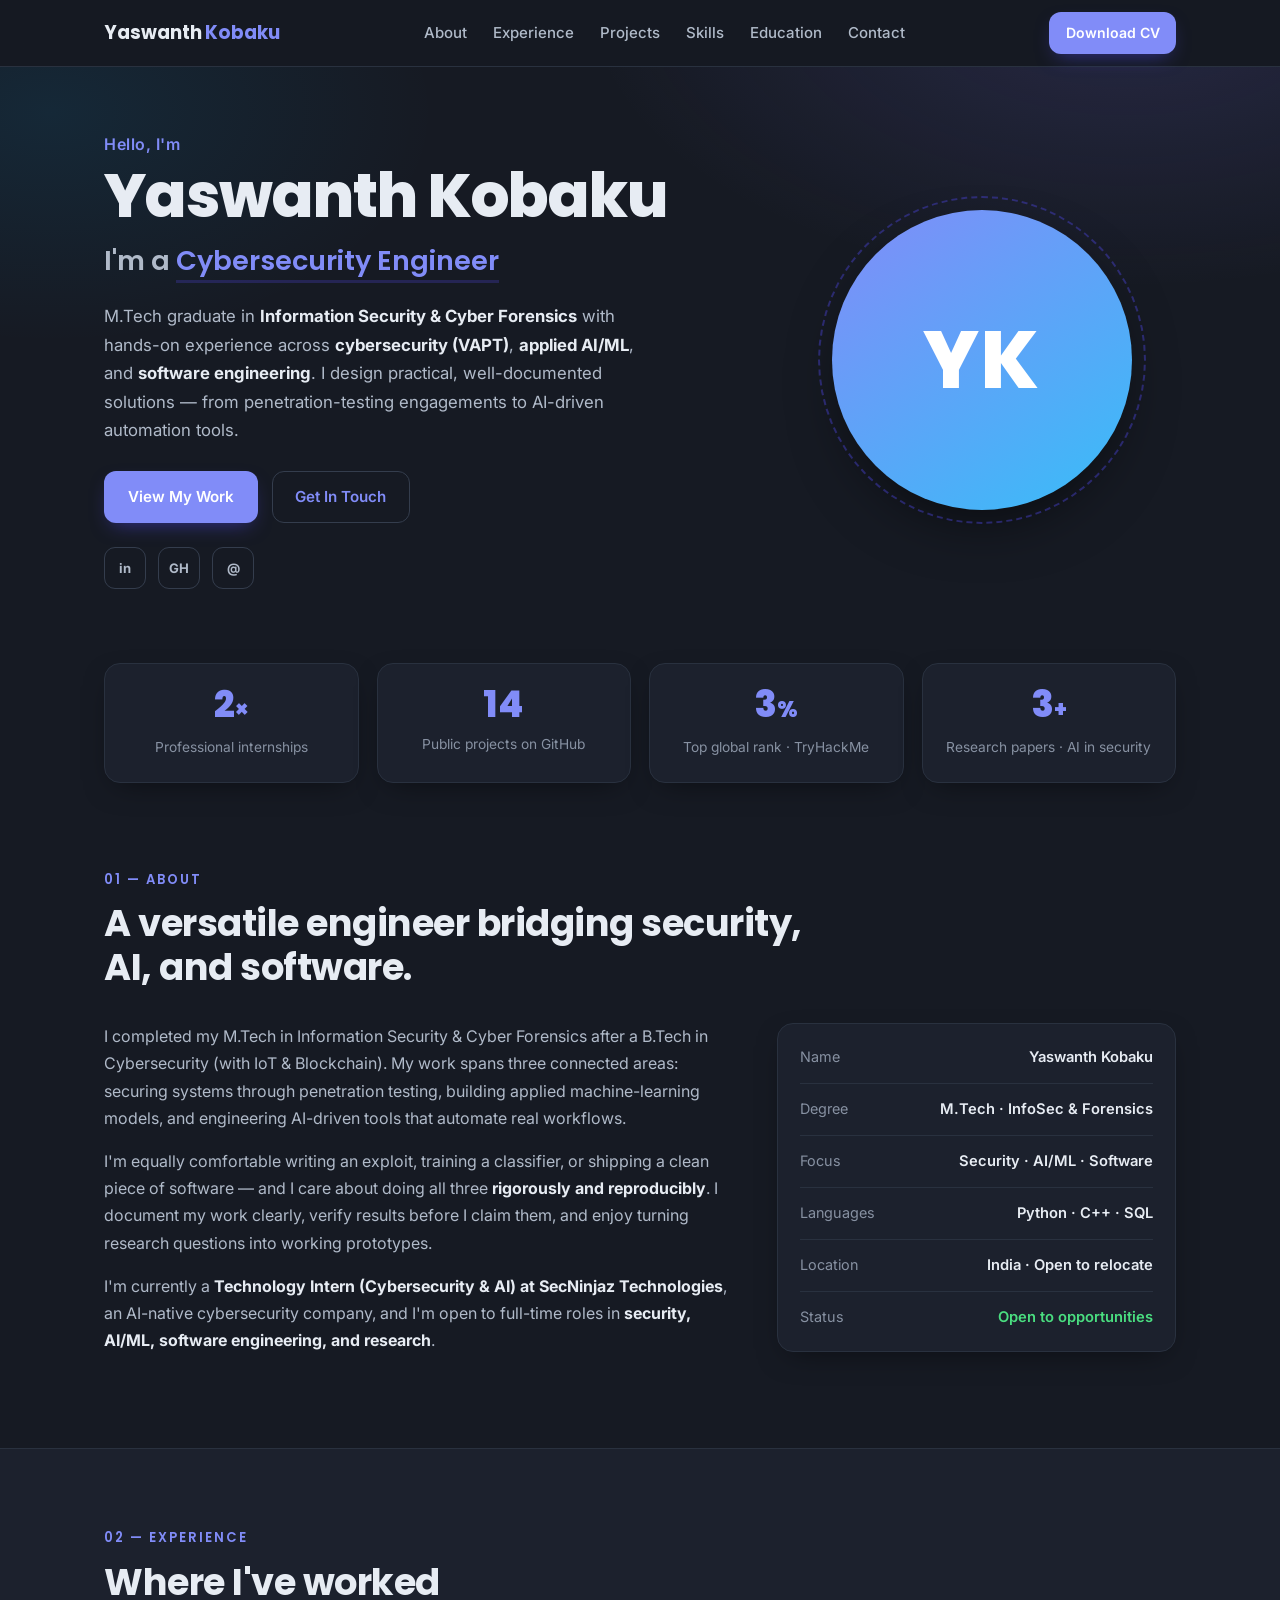
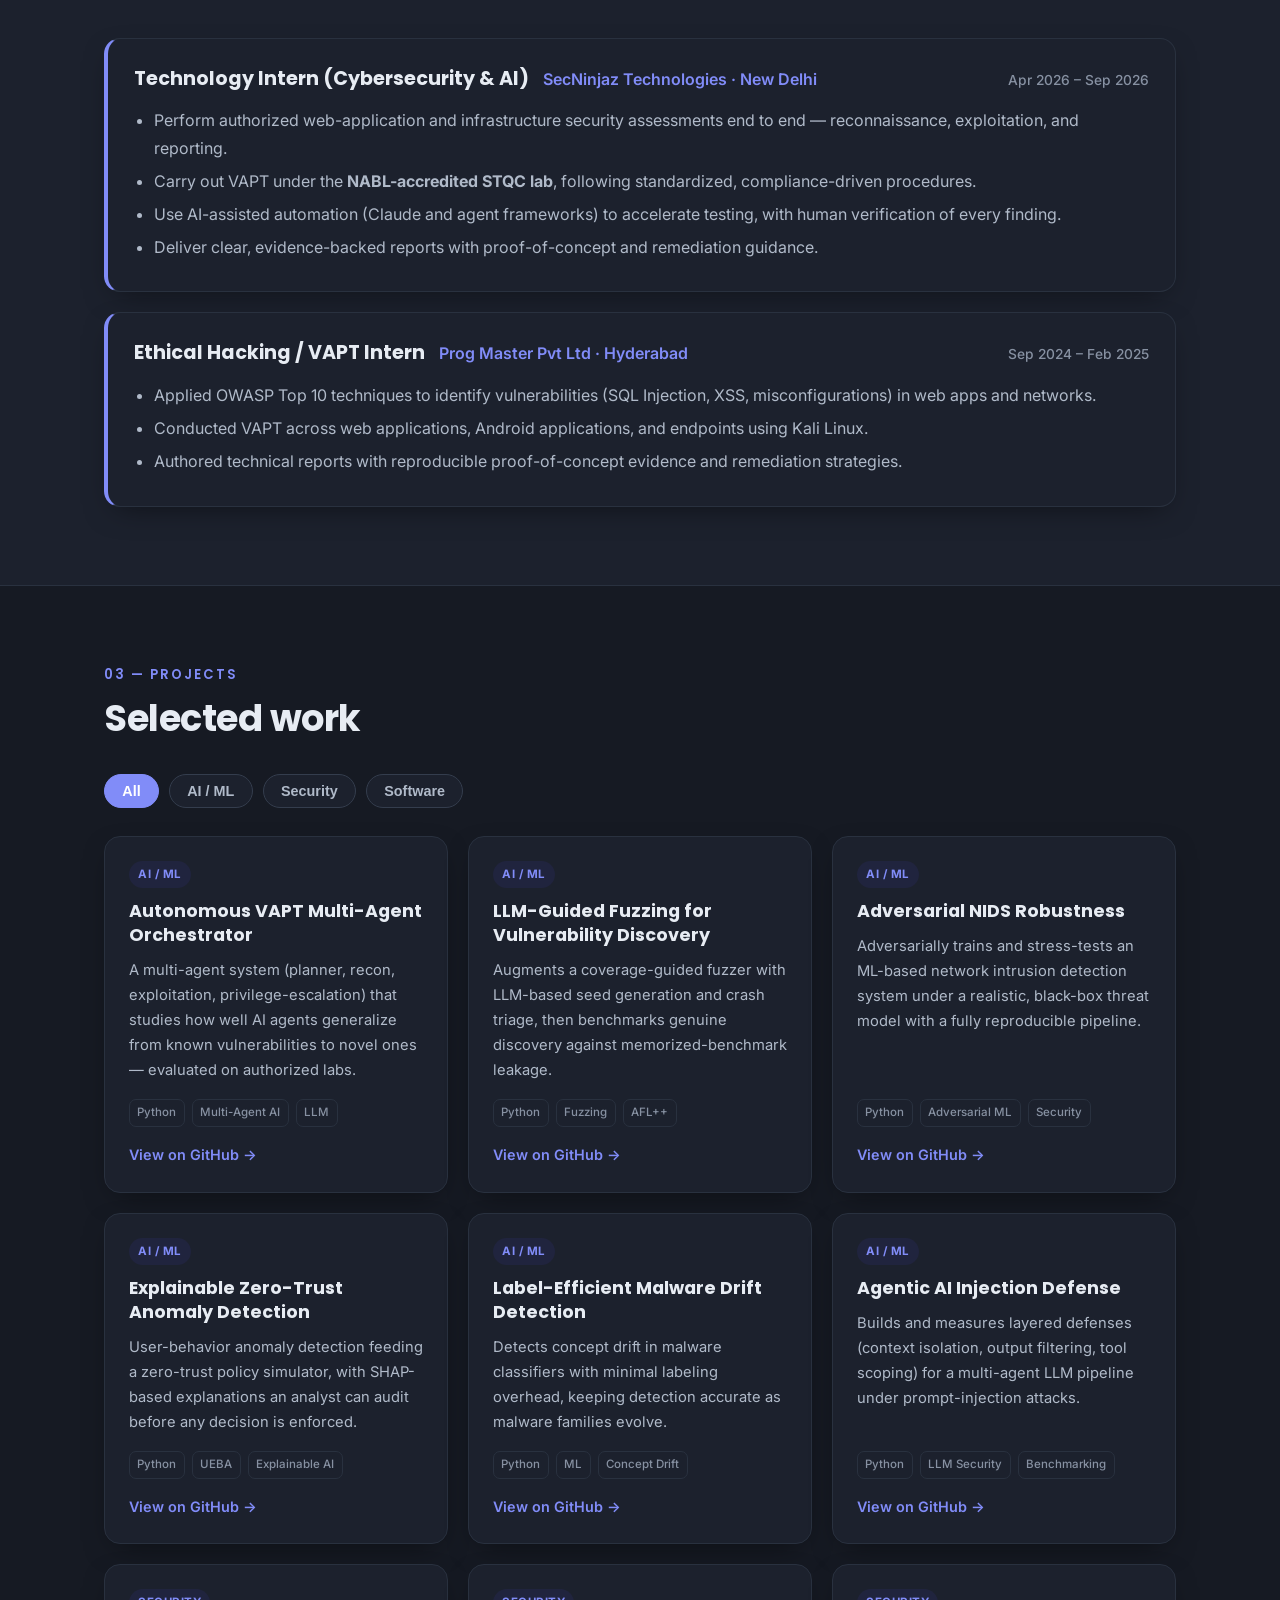
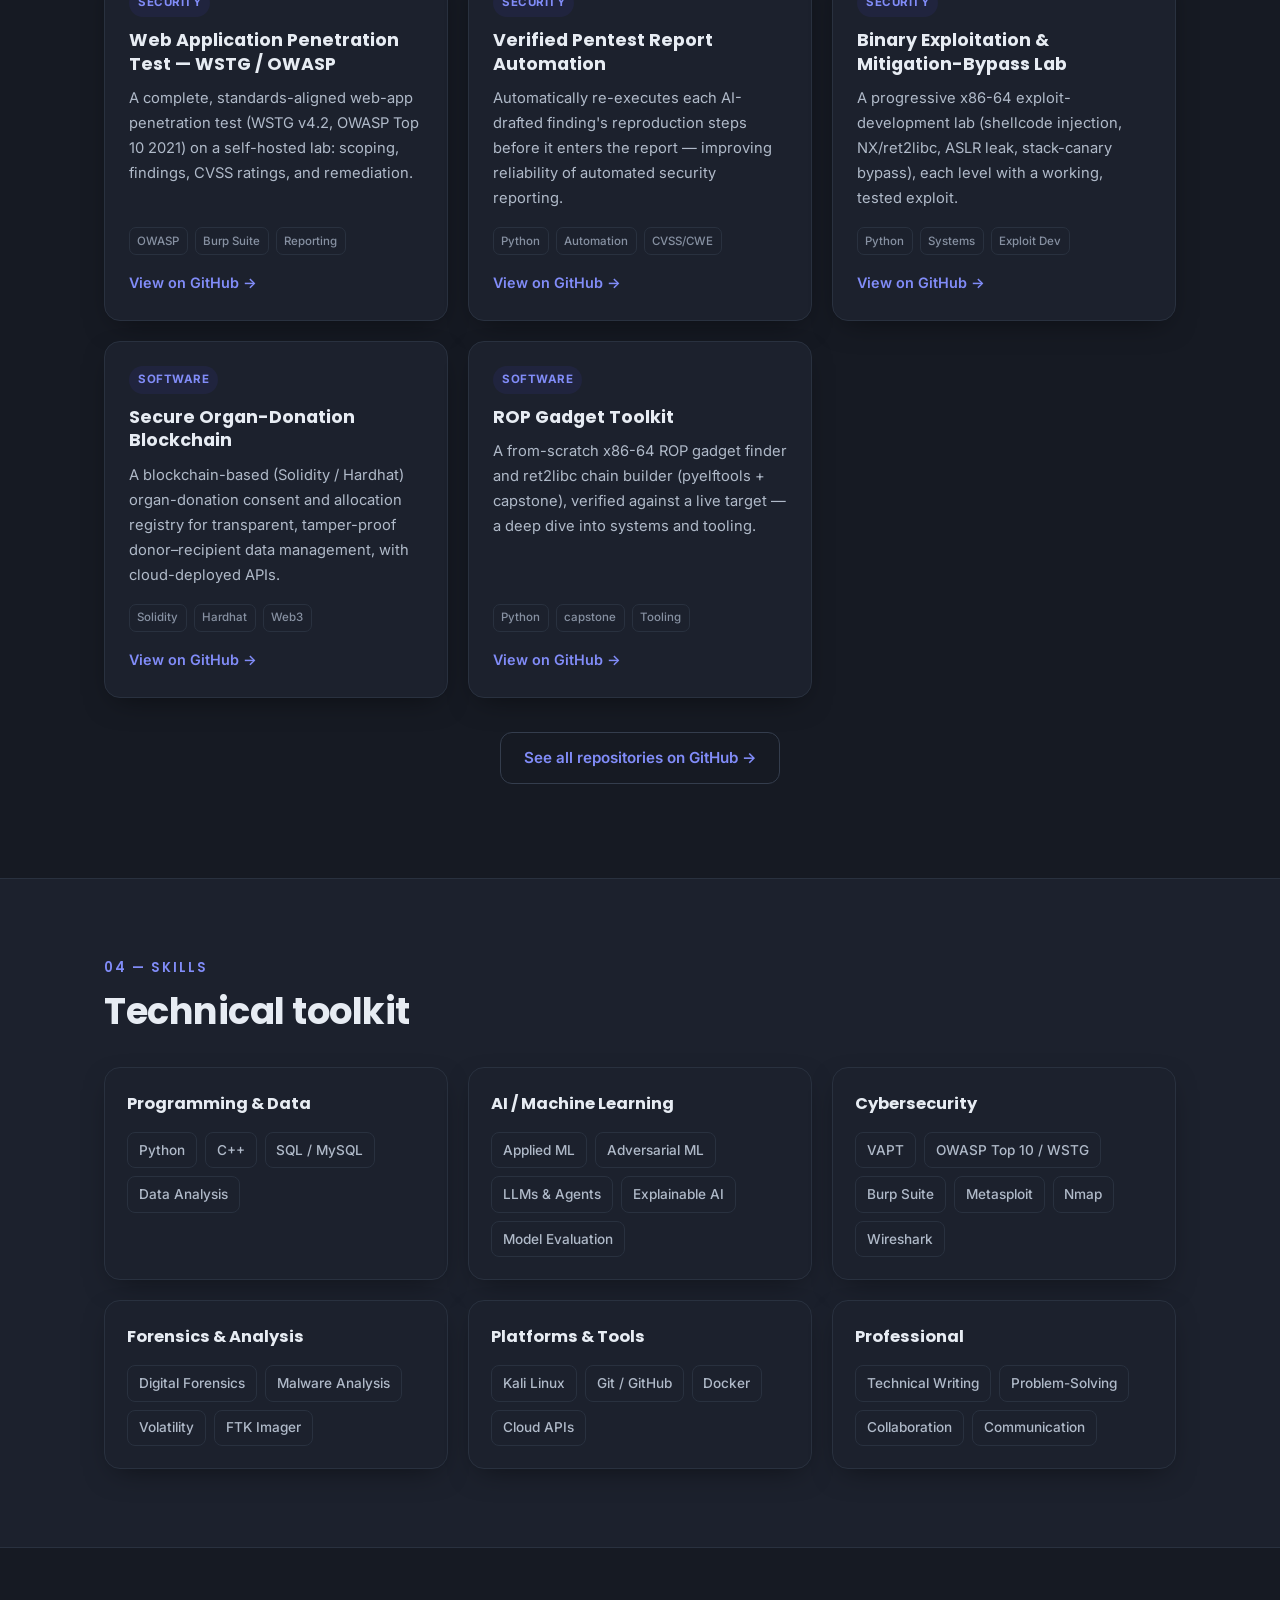
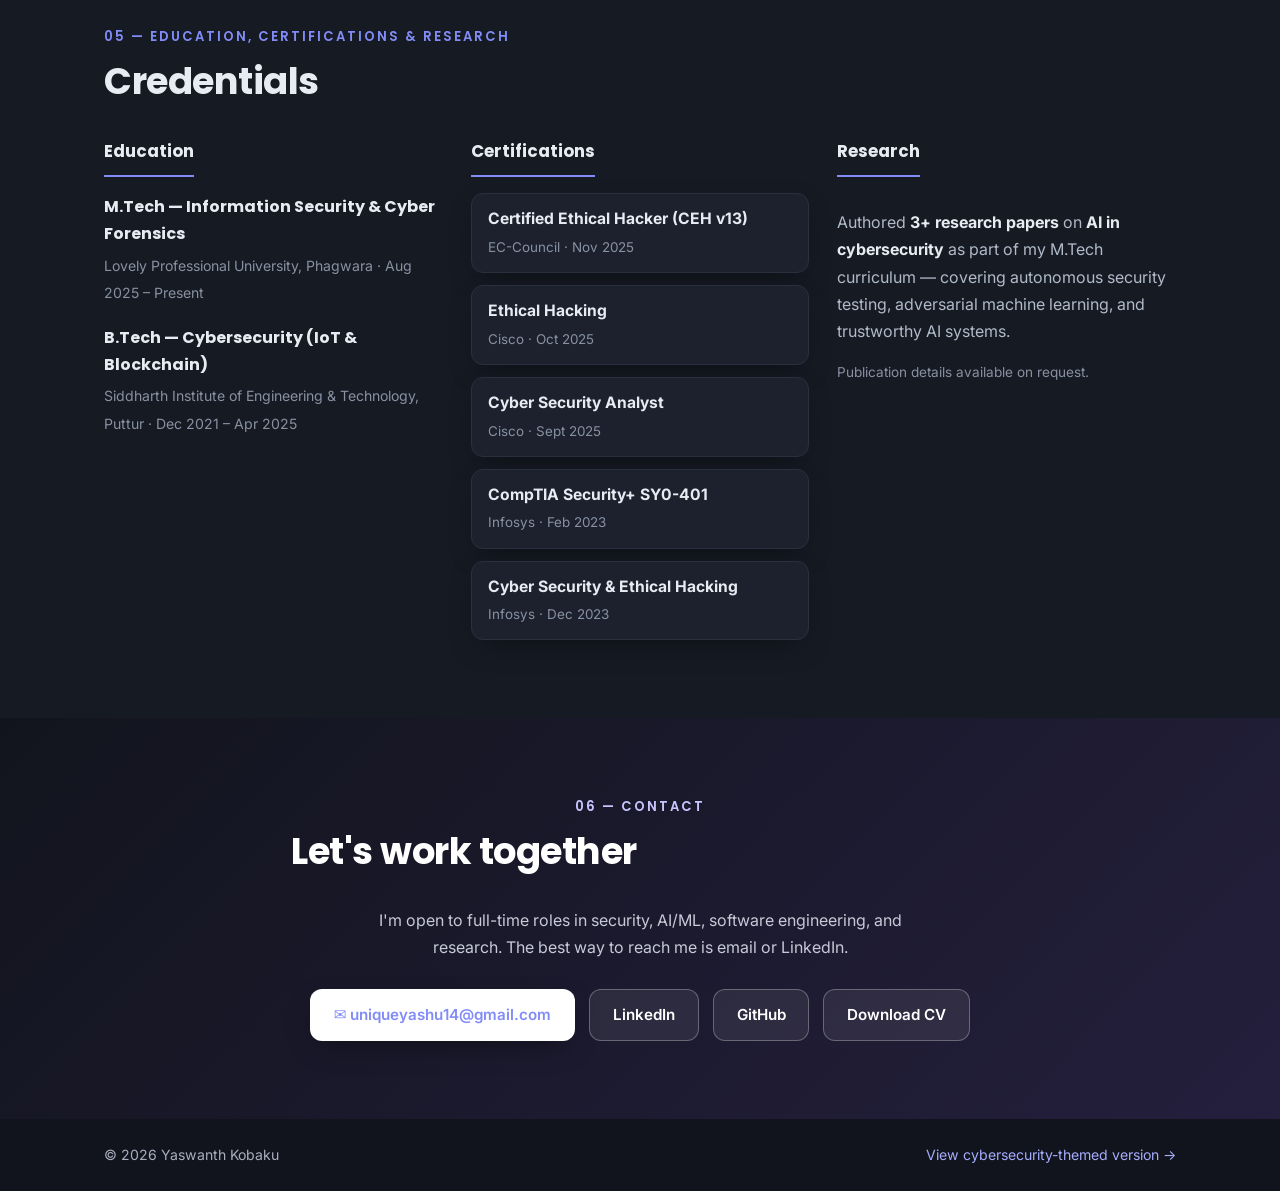
<file: index.html>
<!DOCTYPE html>
<html lang="en">
<head>
  <meta charset="UTF-8" />
  <meta name="viewport" content="width=device-width, initial-scale=1.0, viewport-fit=cover" />
  <title>Yaswanth Kobaku — Cybersecurity &amp; AI Engineer</title>
  <meta name="description" content="Yaswanth Kobaku — M.Tech (Information Security & Cyber Forensics) graduate. Cybersecurity, AI/ML, and software engineering. Experienced in VAPT, applied machine learning, and building AI-driven tools." />
  <meta name="author" content="Yaswanth Kobaku" />
  <meta name="theme-color" content="#161a23" />
  <link rel="canonical" href="https://yaswanthkobaku09.github.io/" />

  <meta property="og:type" content="website" />
  <meta property="og:title" content="Yaswanth Kobaku — Cybersecurity & AI Engineer" />
  <meta property="og:description" content="M.Tech graduate specializing in cybersecurity, applied AI/ML, and software engineering. Open to engineering, security, and research roles." />
  <meta property="og:url" content="https://yaswanthkobaku09.github.io/" />
  <meta property="og:image" content="https://yaswanthkobaku09.github.io/assets/img/og-cover.png" />
  <meta name="twitter:card" content="summary_large_image" />
  <meta name="twitter:title" content="Yaswanth Kobaku — Cybersecurity & AI Engineer" />
  <meta name="twitter:description" content="M.Tech graduate — cybersecurity, applied AI/ML, and software engineering." />

  <link rel="icon" href="data:image/svg+xml,%3Csvg xmlns='http://www.w3.org/2000/svg' viewBox='0 0 100 100'%3E%3Crect width='100' height='100' rx='22' fill='%234f46e5'/%3E%3Ctext x='50' y='68' font-family='Poppins,Arial' font-weight='700' font-size='52' fill='white' text-anchor='middle'%3EYK%3C/text%3E%3C/svg%3E" />

  <link rel="preconnect" href="https://fonts.googleapis.com" />
  <link rel="preconnect" href="https://fonts.gstatic.com" crossorigin />
  <link href="https://fonts.googleapis.com/css2?family=Poppins:wght@500;600;700;800&family=Inter:wght@400;500;600;700&display=swap" rel="stylesheet" />
  <link rel="stylesheet" href="assets/css/style.css" />

  <script type="application/ld+json">
  {
    "@context": "https://schema.org",
    "@type": "Person",
    "name": "Yaswanth Kobaku",
    "jobTitle": "Cybersecurity & AI Engineer",
    "email": "mailto:uniqueyashu14@gmail.com",
    "url": "https://yaswanthkobaku09.github.io/",
    "sameAs": ["https://www.linkedin.com/in/yaswanth-kobaku", "https://github.com/Yaswanthkobaku09"],
    "knowsAbout": ["Cybersecurity", "Penetration Testing", "Machine Learning", "Artificial Intelligence", "Software Engineering", "Data Analysis"],
    "alumniOf": ["Lovely Professional University", "Siddharth Institute of Engineering and Technology"]
  }
  </script>
</head>
<body>
  <a class="skip-link" href="#main">Skip to content</a>

  <!-- NAV -->
  <header class="nav" id="top">
    <div class="wrap nav__inner">
      <a class="brand" href="#top">Yaswanth<span>Kobaku</span></a>
      <nav class="nav__links" aria-label="Primary">
        <a href="#about">About</a>
        <a href="#experience">Experience</a>
        <a href="#projects">Projects</a>
        <a href="#skills">Skills</a>
        <a href="#education">Education</a>
        <a href="#contact">Contact</a>
      </nav>
      <div class="nav__cta">
        <a class="btn btn--primary btn--sm" href="assets/Yaswanth-Kobaku-Resume.pdf" download>Download CV</a>
        <button class="nav__toggle" id="navToggle" aria-label="Toggle menu" aria-expanded="false"><span></span><span></span><span></span></button>
      </div>
    </div>
  </header>

  <main id="main">
    <!-- HERO -->
    <section class="hero">
      <div class="wrap hero__inner">
        <div class="hero__text">
          <p class="hero__hi">Hello, I'm</p>
          <h1 class="hero__name">Yaswanth Kobaku</h1>
          <h2 class="hero__role">I'm a <span id="rotator" class="rotator">Cybersecurity Engineer</span></h2>
          <p class="hero__sum">
            M.Tech graduate in <strong>Information Security &amp; Cyber Forensics</strong> with hands-on
            experience across <strong>cybersecurity (VAPT)</strong>, <strong>applied AI/ML</strong>, and
            <strong>software engineering</strong>. I design practical, well-documented solutions — from
            penetration-testing engagements to AI-driven automation tools.
          </p>
          <div class="hero__actions">
            <a class="btn btn--primary" href="#projects">View My Work</a>
            <a class="btn btn--outline" href="#contact">Get In Touch</a>
          </div>
          <div class="hero__social">
            <a href="https://www.linkedin.com/in/yaswanth-kobaku" target="_blank" rel="noopener" aria-label="LinkedIn">in</a>
            <a href="https://github.com/Yaswanthkobaku09" target="_blank" rel="noopener" aria-label="GitHub">GH</a>
            <a href="mailto:uniqueyashu14@gmail.com" aria-label="Email">@</a>
          </div>
        </div>
        <div class="hero__avatar">
          <div class="avatar">
            <span class="avatar__initials">YK</span>
            <div class="avatar__ring" aria-hidden="true"></div>
          </div>
        </div>
      </div>
    </section>

    <!-- STATS -->
    <section class="wrap stats" aria-label="Highlights">
      <div class="stat"><b data-count="2">0</b><span class="stat__suffix">×</span><i>Professional internships</i></div>
      <div class="stat"><b data-count="14">0</b><i>Public projects on GitHub</i></div>
      <div class="stat"><b data-count="3">0</b><span class="stat__suffix">%</span><i>Top global rank · TryHackMe</i></div>
      <div class="stat"><b data-count="3">0</b><span class="stat__suffix">+</span><i>Research papers · AI in security</i></div>
    </section>

    <!-- ABOUT -->
    <section class="section" id="about">
      <div class="wrap">
        <p class="eyebrow">01 — About</p>
        <h2 class="h2">A versatile engineer bridging security, AI, and software.</h2>
        <div class="about">
          <div class="about__body">
            <p>
              I completed my M.Tech in Information Security &amp; Cyber Forensics after a B.Tech in
              Cybersecurity (with IoT &amp; Blockchain). My work spans three connected areas: securing
              systems through penetration testing, building applied machine-learning models, and engineering
              AI-driven tools that automate real workflows.
            </p>
            <p>
              I'm equally comfortable writing an exploit, training a classifier, or shipping a clean piece of
              software — and I care about doing all three <strong>rigorously and reproducibly</strong>. I
              document my work clearly, verify results before I claim them, and enjoy turning research
              questions into working prototypes.
            </p>
            <p>
              I'm currently a <strong>Technology Intern (Cybersecurity &amp; AI) at SecNinjaz Technologies</strong>, an AI-native
              cybersecurity company, and I'm open to full-time roles in <strong>security, AI/ML,
              software engineering, and research</strong>.
            </p>
          </div>
          <aside class="about__facts">
            <ul>
              <li><span>Name</span><b>Yaswanth Kobaku</b></li>
              <li><span>Degree</span><b>M.Tech · InfoSec &amp; Forensics</b></li>
              <li><span>Focus</span><b>Security · AI/ML · Software</b></li>
              <li><span>Languages</span><b>Python · C++ · SQL</b></li>
              <li><span>Location</span><b>India · Open to relocate</b></li>
              <li><span>Status</span><b class="ok">Open to opportunities</b></li>
            </ul>
          </aside>
        </div>
      </div>
    </section>

    <!-- EXPERIENCE -->
    <section class="section section--tint" id="experience">
      <div class="wrap">
        <p class="eyebrow">02 — Experience</p>
        <h2 class="h2">Where I've worked</h2>
        <div class="timeline">
          <article class="tl">
            <div class="tl__head">
              <h3>Technology Intern (Cybersecurity &amp; AI)</h3><span class="tl__co">SecNinjaz Technologies · New Delhi</span>
              <span class="tl__date">Apr 2026 – Sep 2026</span>
            </div>
            <ul>
              <li>Perform authorized web-application and infrastructure security assessments end to end — reconnaissance, exploitation, and reporting.</li>
              <li>Carry out VAPT under the <strong>NABL-accredited STQC lab</strong>, following standardized, compliance-driven procedures.</li>
              <li>Use AI-assisted automation (Claude and agent frameworks) to accelerate testing, with human verification of every finding.</li>
              <li>Deliver clear, evidence-backed reports with proof-of-concept and remediation guidance.</li>
            </ul>
          </article>
          <article class="tl">
            <div class="tl__head">
              <h3>Ethical Hacking / VAPT Intern</h3><span class="tl__co">Prog Master Pvt Ltd · Hyderabad</span>
              <span class="tl__date">Sep 2024 – Feb 2025</span>
            </div>
            <ul>
              <li>Applied OWASP Top 10 techniques to identify vulnerabilities (SQL Injection, XSS, misconfigurations) in web apps and networks.</li>
              <li>Conducted VAPT across web applications, Android applications, and endpoints using Kali Linux.</li>
              <li>Authored technical reports with reproducible proof-of-concept evidence and remediation strategies.</li>
            </ul>
          </article>
        </div>
      </div>
    </section>

    <!-- PROJECTS -->
    <section class="section" id="projects">
      <div class="wrap">
        <p class="eyebrow">03 — Projects</p>
        <h2 class="h2">Selected work</h2>
        <div class="filters">
          <button class="filter is-active" data-filter="all">All</button>
          <button class="filter" data-filter="ai">AI / ML</button>
          <button class="filter" data-filter="security">Security</button>
          <button class="filter" data-filter="software">Software</button>
        </div>
        <div class="grid" id="cards">
          <article class="card" data-cat="ai">
            <div class="card__badge">AI / ML</div>
            <h3>Autonomous VAPT Multi-Agent Orchestrator</h3>
            <p>A multi-agent system (planner, recon, exploitation, privilege-escalation) that studies how well AI agents generalize from known vulnerabilities to novel ones — evaluated on authorized labs.</p>
            <div class="card__tags"><span>Python</span><span>Multi-Agent AI</span><span>LLM</span></div>
            <a href="https://github.com/Yaswanthkobaku09/autonomous-vapt-multiagent-orchestrator" target="_blank" rel="noopener">View on GitHub →</a>
          </article>
          <article class="card" data-cat="ai">
            <div class="card__badge">AI / ML</div>
            <h3>LLM-Guided Fuzzing for Vulnerability Discovery</h3>
            <p>Augments a coverage-guided fuzzer with LLM-based seed generation and crash triage, then benchmarks genuine discovery against memorized-benchmark leakage.</p>
            <div class="card__tags"><span>Python</span><span>Fuzzing</span><span>AFL++</span></div>
            <a href="https://github.com/Yaswanthkobaku09/llm-guided-fuzzing-discovery" target="_blank" rel="noopener">View on GitHub →</a>
          </article>
          <article class="card" data-cat="ai">
            <div class="card__badge">AI / ML</div>
            <h3>Adversarial NIDS Robustness</h3>
            <p>Adversarially trains and stress-tests an ML-based network intrusion detection system under a realistic, black-box threat model with a fully reproducible pipeline.</p>
            <div class="card__tags"><span>Python</span><span>Adversarial ML</span><span>Security</span></div>
            <a href="https://github.com/Yaswanthkobaku09/adversarial-nids-robustness" target="_blank" rel="noopener">View on GitHub →</a>
          </article>
          <article class="card" data-cat="ai">
            <div class="card__badge">AI / ML</div>
            <h3>Explainable Zero-Trust Anomaly Detection</h3>
            <p>User-behavior anomaly detection feeding a zero-trust policy simulator, with SHAP-based explanations an analyst can audit before any decision is enforced.</p>
            <div class="card__tags"><span>Python</span><span>UEBA</span><span>Explainable AI</span></div>
            <a href="https://github.com/Yaswanthkobaku09/explainable-zero-trust-anomaly" target="_blank" rel="noopener">View on GitHub →</a>
          </article>
          <article class="card" data-cat="ai">
            <div class="card__badge">AI / ML</div>
            <h3>Label-Efficient Malware Drift Detection</h3>
            <p>Detects concept drift in malware classifiers with minimal labeling overhead, keeping detection accurate as malware families evolve.</p>
            <div class="card__tags"><span>Python</span><span>ML</span><span>Concept Drift</span></div>
            <a href="https://github.com/Yaswanthkobaku09/label-efficient-malware-drift-detection" target="_blank" rel="noopener">View on GitHub →</a>
          </article>
          <article class="card" data-cat="ai">
            <div class="card__badge">AI / ML</div>
            <h3>Agentic AI Injection Defense</h3>
            <p>Builds and measures layered defenses (context isolation, output filtering, tool scoping) for a multi-agent LLM pipeline under prompt-injection attacks.</p>
            <div class="card__tags"><span>Python</span><span>LLM Security</span><span>Benchmarking</span></div>
            <a href="https://github.com/Yaswanthkobaku09/agentic-ai-injection-defense" target="_blank" rel="noopener">View on GitHub →</a>
          </article>
          <article class="card" data-cat="security">
            <div class="card__badge">Security</div>
            <h3>Web Application Penetration Test — WSTG / OWASP</h3>
            <p>A complete, standards-aligned web-app penetration test (WSTG v4.2, OWASP Top 10 2021) on a self-hosted lab: scoping, findings, CVSS ratings, and remediation.</p>
            <div class="card__tags"><span>OWASP</span><span>Burp Suite</span><span>Reporting</span></div>
            <a href="https://github.com/Yaswanthkobaku09/web-app-pentest-wstg-owasp" target="_blank" rel="noopener">View on GitHub →</a>
          </article>
          <article class="card" data-cat="security">
            <div class="card__badge">Security</div>
            <h3>Verified Pentest Report Automation</h3>
            <p>Automatically re-executes each AI-drafted finding's reproduction steps before it enters the report — improving reliability of automated security reporting.</p>
            <div class="card__tags"><span>Python</span><span>Automation</span><span>CVSS/CWE</span></div>
            <a href="https://github.com/Yaswanthkobaku09/verified-pentest-report-automation" target="_blank" rel="noopener">View on GitHub →</a>
          </article>
          <article class="card" data-cat="security">
            <div class="card__badge">Security</div>
            <h3>Binary Exploitation &amp; Mitigation-Bypass Lab</h3>
            <p>A progressive x86-64 exploit-development lab (shellcode injection, NX/ret2libc, ASLR leak, stack-canary bypass), each level with a working, tested exploit.</p>
            <div class="card__tags"><span>Python</span><span>Systems</span><span>Exploit Dev</span></div>
            <a href="https://github.com/Yaswanthkobaku09/binary-exploitation-mitigation-bypass-lab-v2" target="_blank" rel="noopener">View on GitHub →</a>
          </article>
          <article class="card" data-cat="software">
            <div class="card__badge">Software</div>
            <h3>Secure Organ-Donation Blockchain</h3>
            <p>A blockchain-based (Solidity / Hardhat) organ-donation consent and allocation registry for transparent, tamper-proof donor–recipient data management, with cloud-deployed APIs.</p>
            <div class="card__tags"><span>Solidity</span><span>Hardhat</span><span>Web3</span></div>
            <a href="https://github.com/Yaswanthkobaku09/secure-organ-donation-blockchain" target="_blank" rel="noopener">View on GitHub →</a>
          </article>
          <article class="card" data-cat="software">
            <div class="card__badge">Software</div>
            <h3>ROP Gadget Toolkit</h3>
            <p>A from-scratch x86-64 ROP gadget finder and ret2libc chain builder (pyelftools + capstone), verified against a live target — a deep dive into systems and tooling.</p>
            <div class="card__tags"><span>Python</span><span>capstone</span><span>Tooling</span></div>
            <a href="https://github.com/Yaswanthkobaku09/rop-gadget-toolkit-v2" target="_blank" rel="noopener">View on GitHub →</a>
          </article>
        </div>
        <p class="more"><a class="btn btn--outline" href="https://github.com/Yaswanthkobaku09" target="_blank" rel="noopener">See all repositories on GitHub →</a></p>
      </div>
    </section>

    <!-- SKILLS -->
    <section class="section section--tint" id="skills">
      <div class="wrap">
        <p class="eyebrow">04 — Skills</p>
        <h2 class="h2">Technical toolkit</h2>
        <div class="skills">
          <div class="skillgroup">
            <h3>Programming &amp; Data</h3>
            <ul><li>Python</li><li>C++</li><li>SQL / MySQL</li><li>Data Analysis</li></ul>
          </div>
          <div class="skillgroup">
            <h3>AI / Machine Learning</h3>
            <ul><li>Applied ML</li><li>Adversarial ML</li><li>LLMs &amp; Agents</li><li>Explainable AI</li><li>Model Evaluation</li></ul>
          </div>
          <div class="skillgroup">
            <h3>Cybersecurity</h3>
            <ul><li>VAPT</li><li>OWASP Top 10 / WSTG</li><li>Burp Suite</li><li>Metasploit</li><li>Nmap</li><li>Wireshark</li></ul>
          </div>
          <div class="skillgroup">
            <h3>Forensics &amp; Analysis</h3>
            <ul><li>Digital Forensics</li><li>Malware Analysis</li><li>Volatility</li><li>FTK Imager</li></ul>
          </div>
          <div class="skillgroup">
            <h3>Platforms &amp; Tools</h3>
            <ul><li>Kali Linux</li><li>Git / GitHub</li><li>Docker</li><li>Cloud APIs</li></ul>
          </div>
          <div class="skillgroup">
            <h3>Professional</h3>
            <ul><li>Technical Writing</li><li>Problem-Solving</li><li>Collaboration</li><li>Communication</li></ul>
          </div>
        </div>
      </div>
    </section>

    <!-- EDUCATION + CERTS + RESEARCH -->
    <section class="section" id="education">
      <div class="wrap">
        <p class="eyebrow">05 — Education, Certifications &amp; Research</p>
        <h2 class="h2">Credentials</h2>
        <div class="creds">
          <div class="creds__col">
            <h3 class="creds__h">Education</h3>
            <div class="edu">
              <h4>M.Tech — Information Security &amp; Cyber Forensics</h4>
              <span>Lovely Professional University, Phagwara · Aug 2025 – Present</span>
            </div>
            <div class="edu">
              <h4>B.Tech — Cybersecurity (IoT &amp; Blockchain)</h4>
              <span>Siddharth Institute of Engineering &amp; Technology, Puttur · Dec 2021 – Apr 2025</span>
            </div>
          </div>
          <div class="creds__col">
            <h3 class="creds__h">Certifications</h3>
            <ul class="certlist">
              <li><b>Certified Ethical Hacker (CEH v13)</b><span>EC-Council · Nov 2025</span></li>
              <li><b>Ethical Hacking</b><span>Cisco · Oct 2025</span></li>
              <li><b>Cyber Security Analyst</b><span>Cisco · Sept 2025</span></li>
              <li><b>CompTIA Security+ SY0-401</b><span>Infosys · Feb 2023</span></li>
              <li><b>Cyber Security &amp; Ethical Hacking</b><span>Infosys · Dec 2023</span></li>
            </ul>
          </div>
          <div class="creds__col">
            <h3 class="creds__h">Research</h3>
            <p class="research">
              Authored <b>3+ research papers</b> on <b>AI in cybersecurity</b> as part of my M.Tech
              curriculum — covering autonomous security testing, adversarial machine learning, and
              trustworthy AI systems.
            </p>
            <p class="research__note">Publication details available on request.</p>
          </div>
        </div>
      </div>
    </section>

    <!-- CONTACT -->
    <section class="section section--cta" id="contact">
      <div class="wrap contact">
        <p class="eyebrow eyebrow--light">06 — Contact</p>
        <h2 class="h2 h2--light">Let's work together</h2>
        <p class="contact__sub">I'm open to full-time roles in security, AI/ML, software engineering, and research. The best way to reach me is email or LinkedIn.</p>
        <div class="contact__btns">
          <a class="btn btn--white" href="mailto:uniqueyashu14@gmail.com">✉ uniqueyashu14@gmail.com</a>
          <a class="btn btn--ghost-light" href="https://www.linkedin.com/in/yaswanth-kobaku" target="_blank" rel="noopener">LinkedIn</a>
          <a class="btn btn--ghost-light" href="https://github.com/Yaswanthkobaku09" target="_blank" rel="noopener">GitHub</a>
          <a class="btn btn--ghost-light" href="assets/Yaswanth-Kobaku-Resume.pdf" download>Download CV</a>
        </div>
      </div>
    </section>
  </main>

  <footer class="footer">
    <div class="wrap footer__inner">
      <span>© <span id="year"></span> Yaswanth Kobaku</span>
      <span class="footer__made"><a href="cyber/" style="color:inherit">View cybersecurity-themed version →</a></span>
    </div>
  </footer>

  <script src="assets/js/main.js" defer></script>
</body>
</html>
</file>
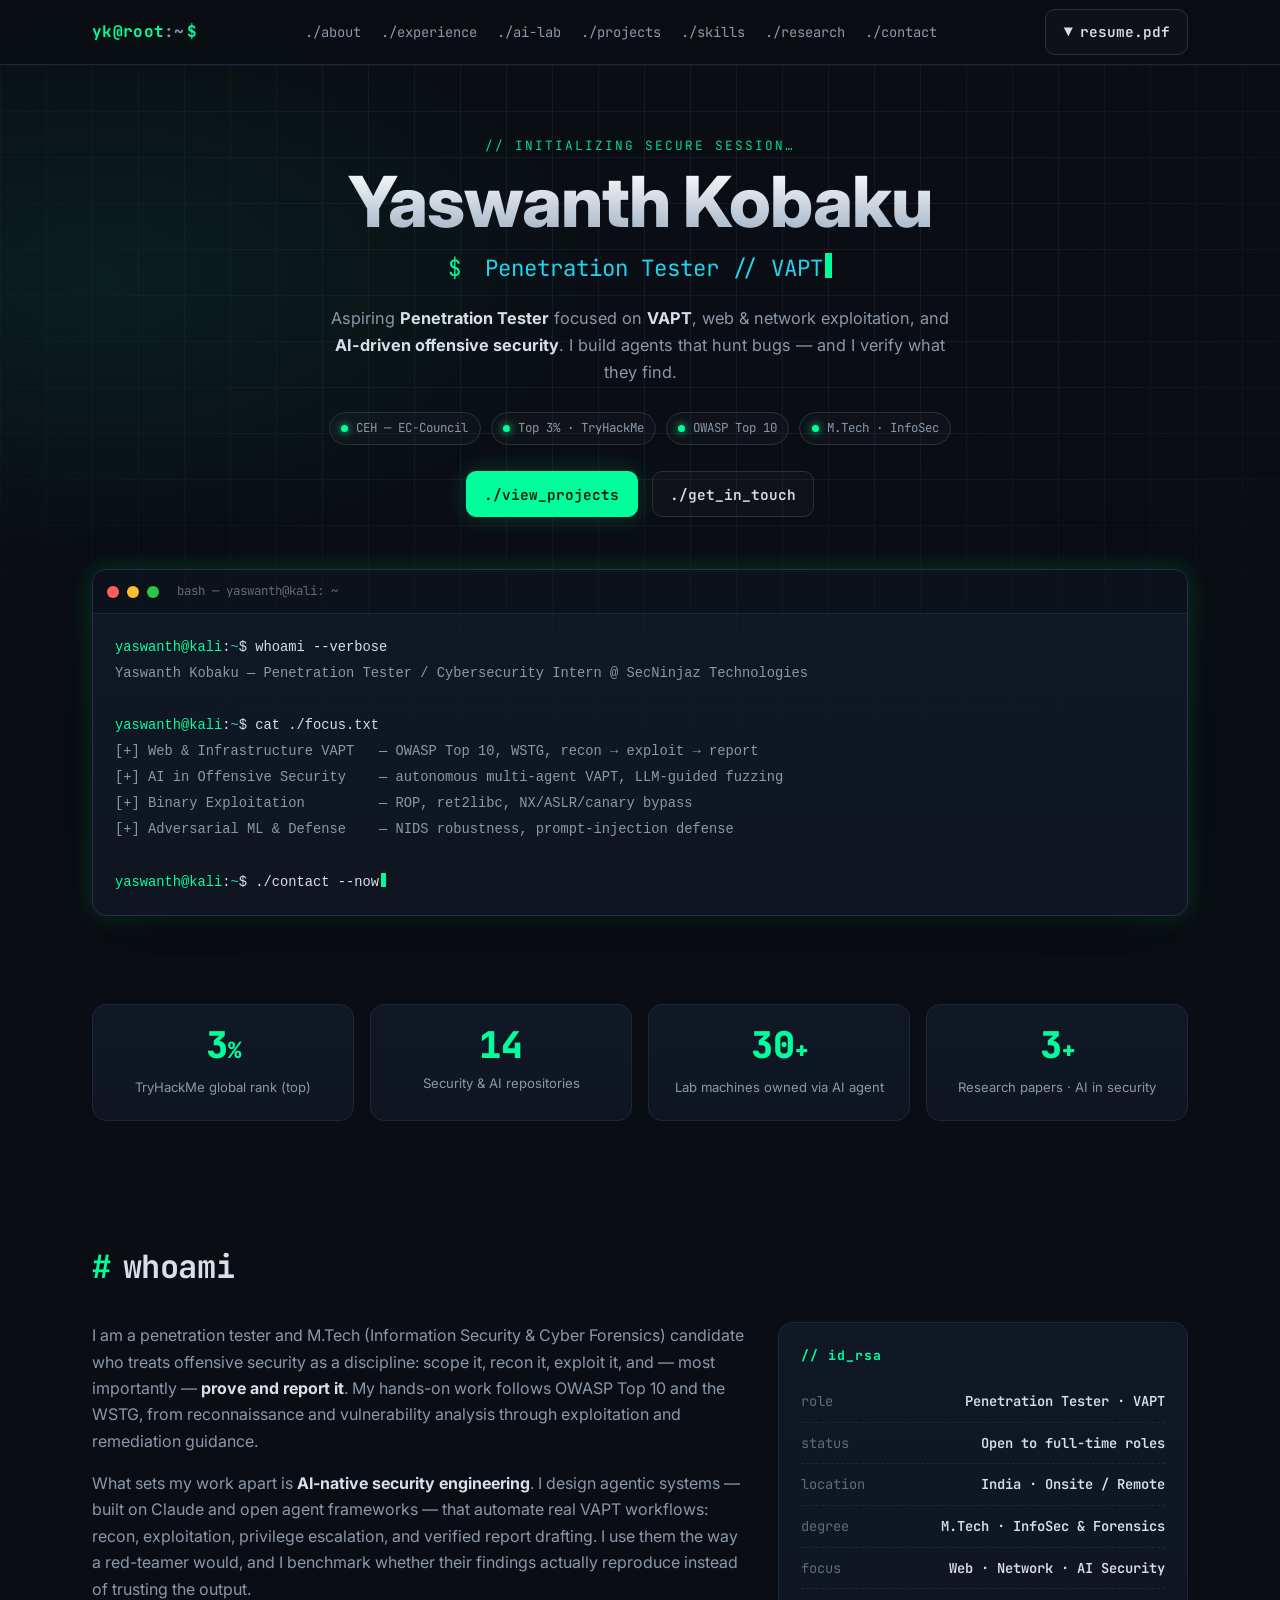
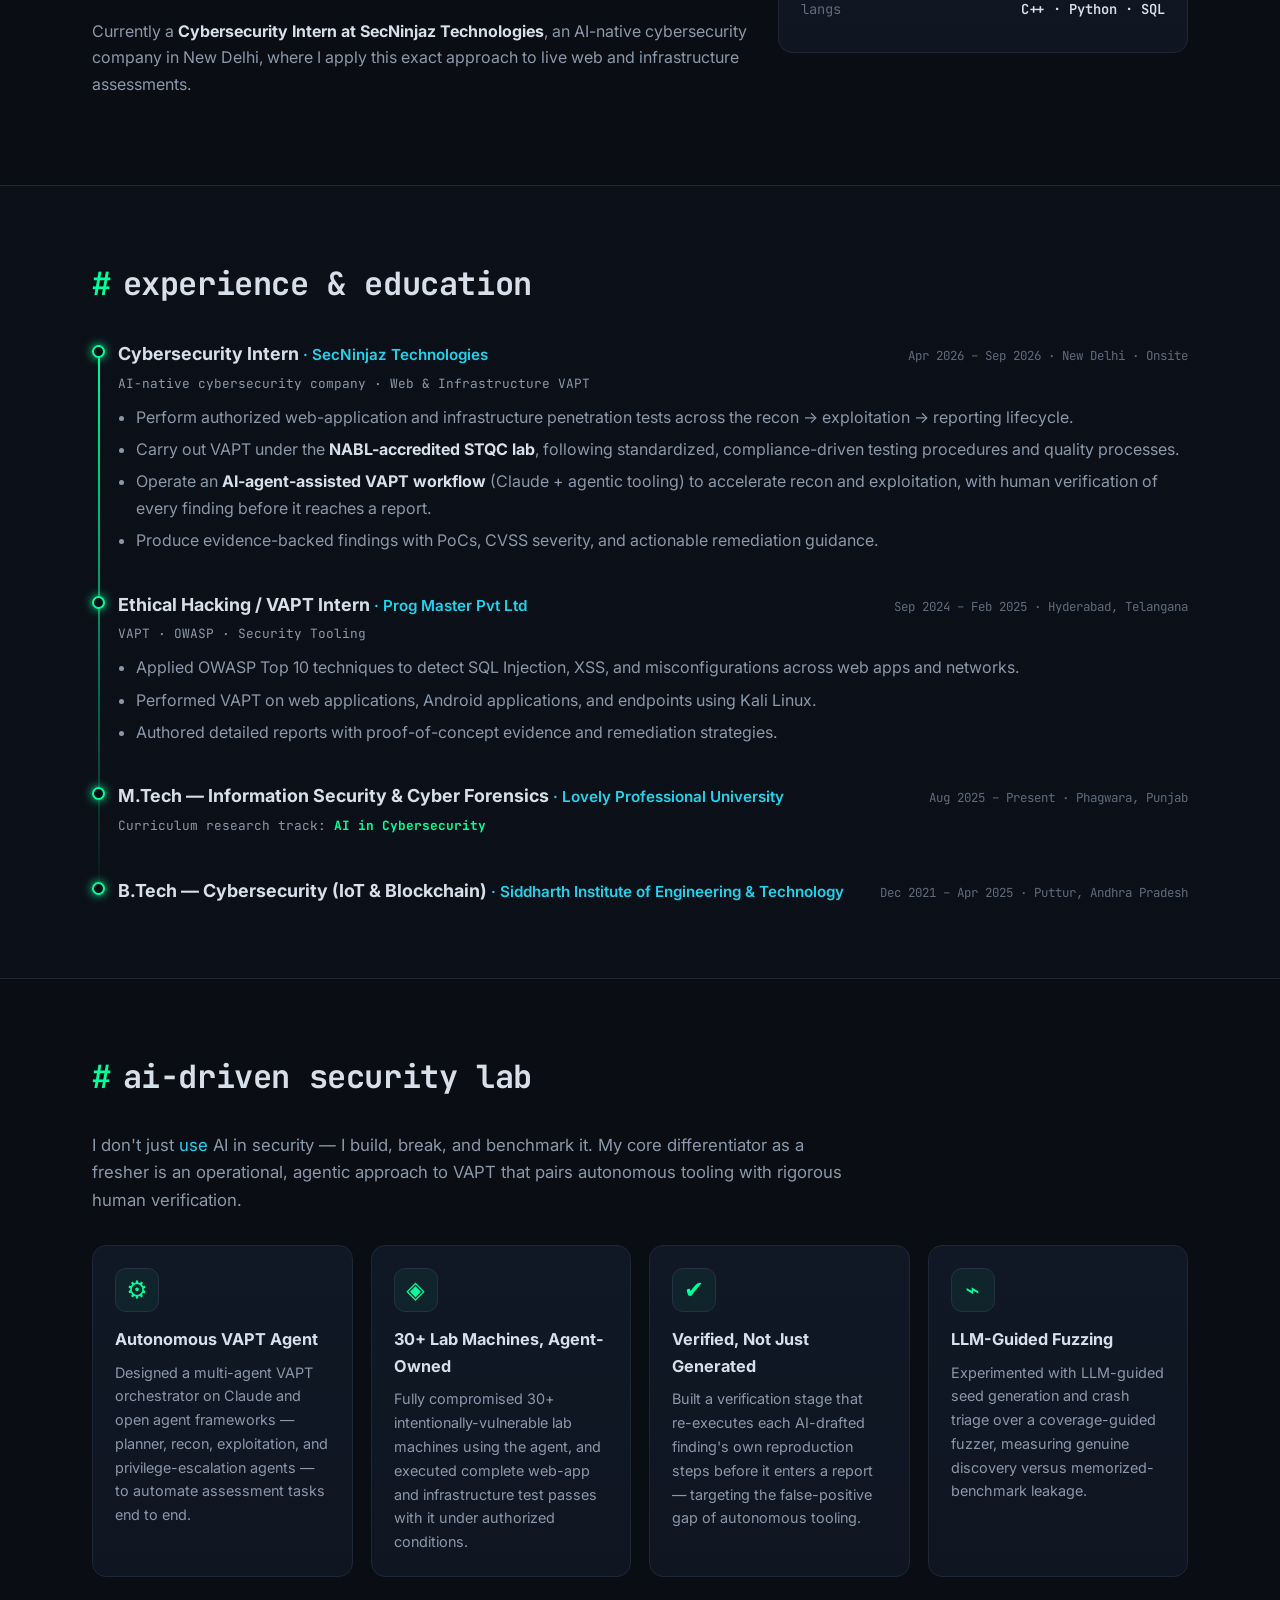
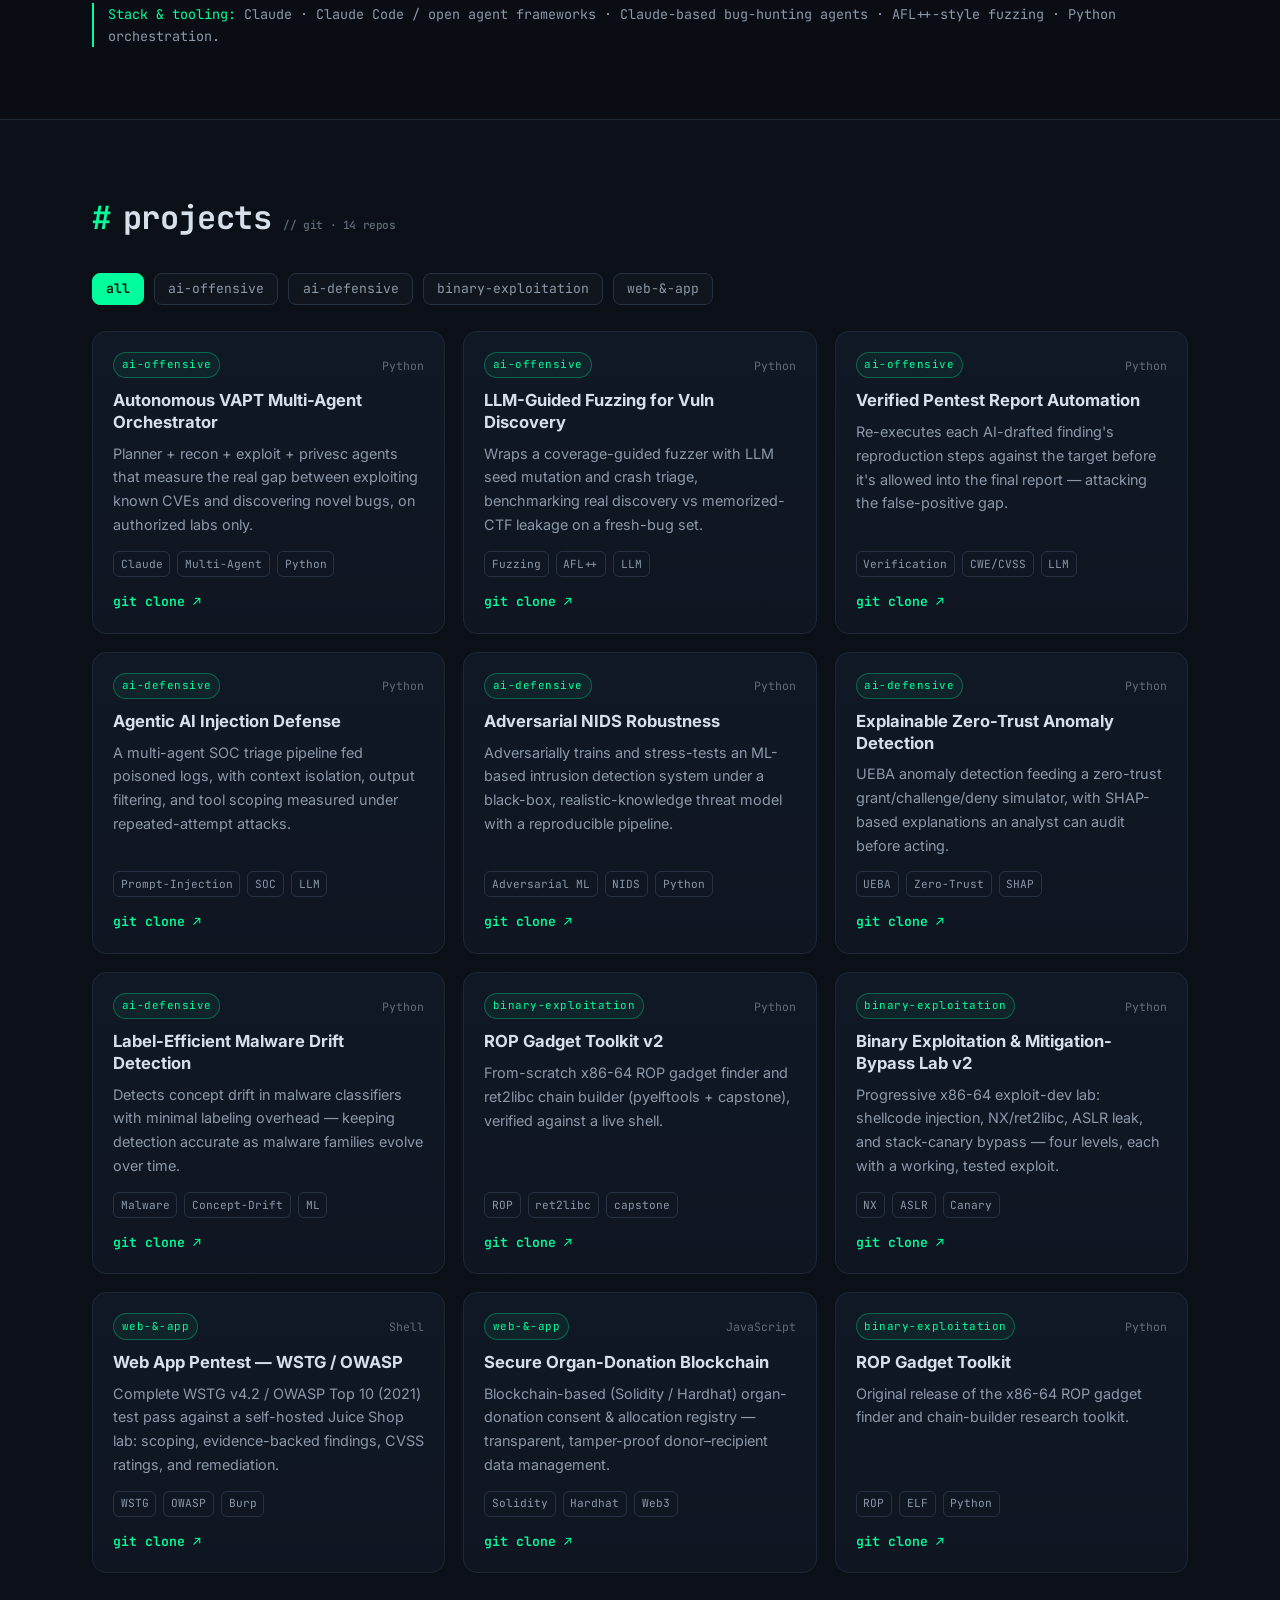
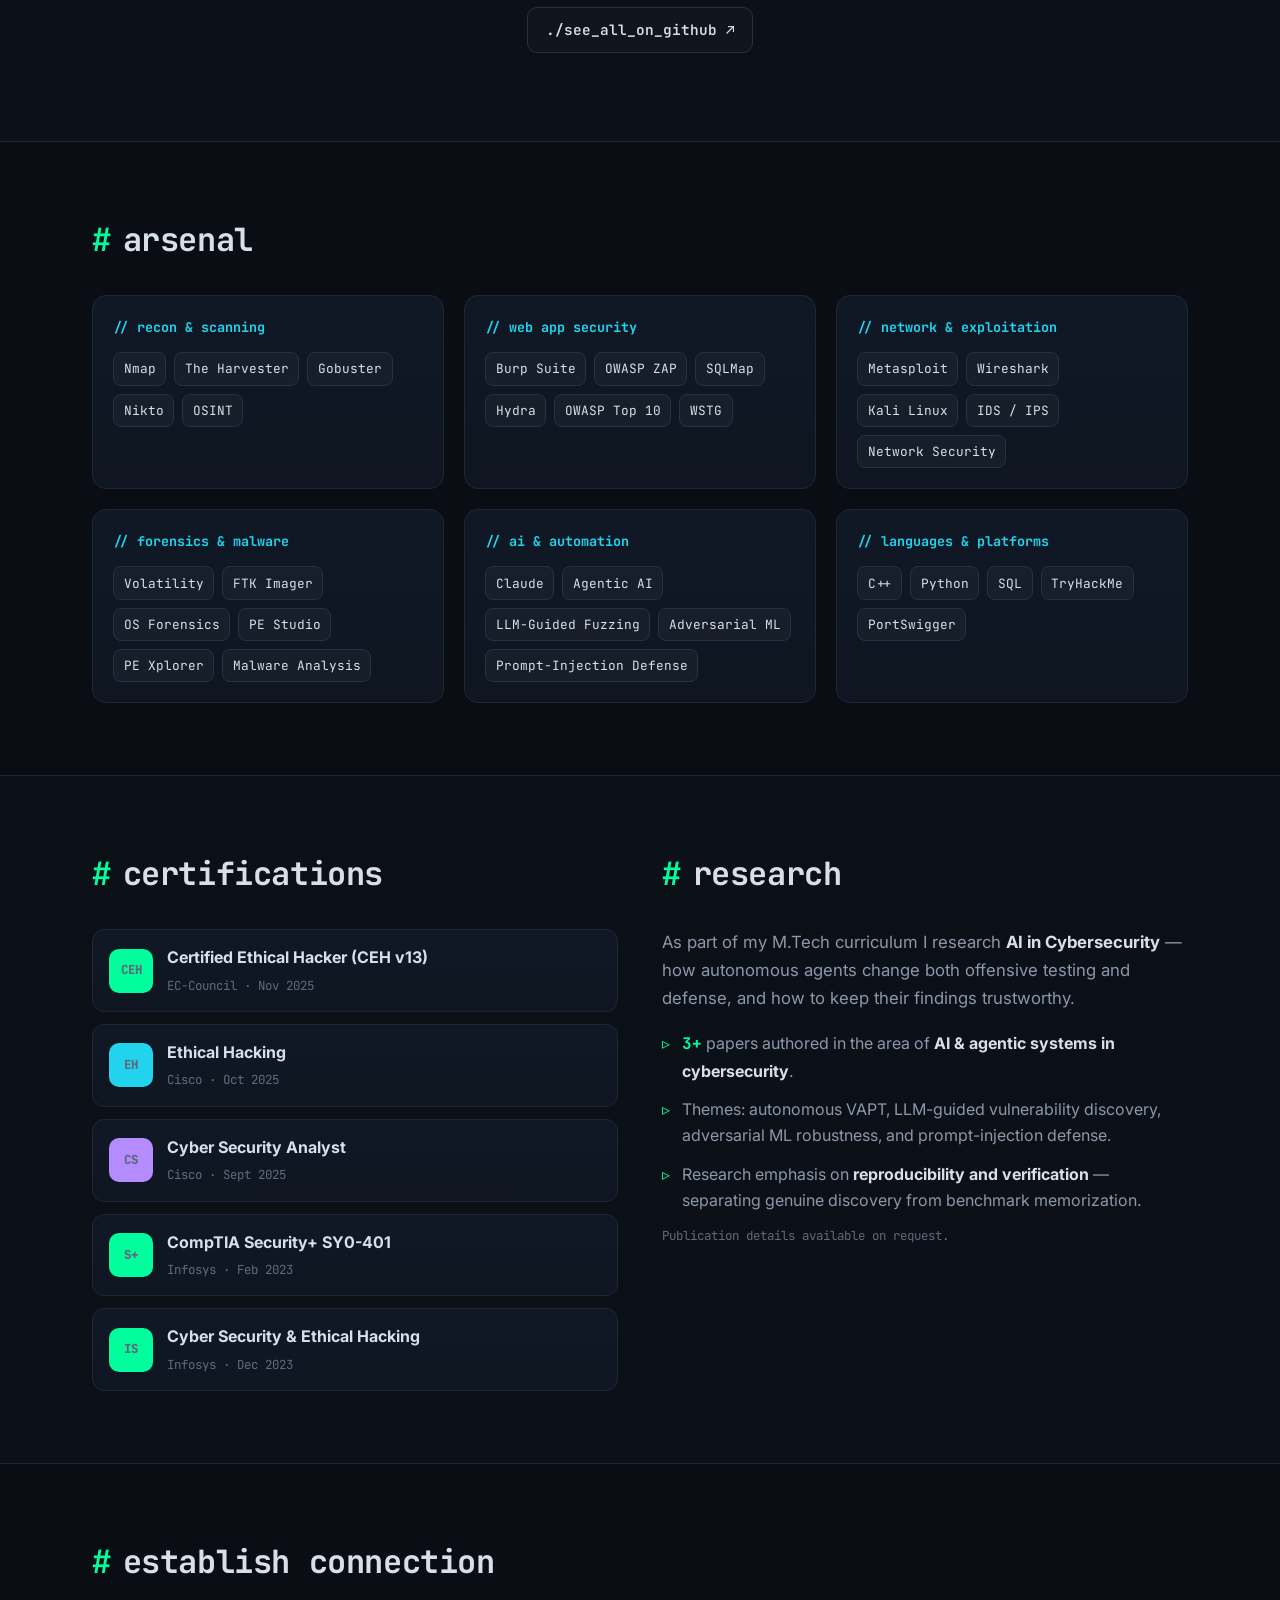
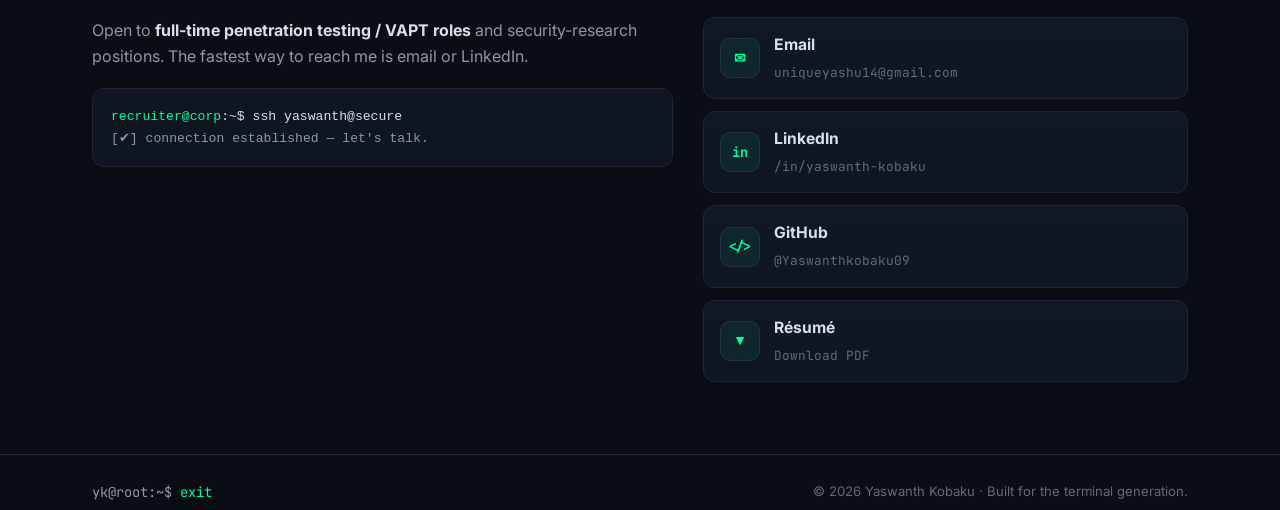
<file: cyber/index.html>
<!DOCTYPE html>
<html lang="en">
<head>
  <meta charset="UTF-8" />
  <meta name="viewport" content="width=device-width, initial-scale=1.0, viewport-fit=cover" />
  <title>Yaswanth Kobaku — Penetration Tester &amp; AI Security Researcher</title>
  <meta name="description" content="Yaswanth Kobaku — Penetration Tester (VAPT) and AI security researcher. CEH, OWASP Top 10, web &amp; network exploitation, and autonomous AI-driven security tooling. Top 3% on TryHackMe." />
  <meta name="author" content="Yaswanth Kobaku" />
  <meta name="theme-color" content="#0a0e14" />
  <link rel="canonical" href="https://yaswanthkobaku.github.io/" />

  <!-- Open Graph / social preview -->
  <meta property="og:type" content="website" />
  <meta property="og:title" content="Yaswanth Kobaku — Penetration Tester &amp; AI Security Researcher" />
  <meta property="og:description" content="VAPT · OWASP Top 10 · Web &amp; Network Exploitation · Autonomous AI-driven security tooling. CEH certified, Top 3% on TryHackMe." />
  <meta property="og:url" content="https://yaswanthkobaku.github.io/" />
  <meta property="og:image" content="https://yaswanthkobaku.github.io/assets/img/og-cover.png" />
  <meta name="twitter:card" content="summary_large_image" />
  <meta name="twitter:title" content="Yaswanth Kobaku — Penetration Tester &amp; AI Security Researcher" />
  <meta name="twitter:description" content="VAPT · OWASP Top 10 · Web &amp; Network Exploitation · Autonomous AI-driven security tooling." />

  <link rel="icon" href="data:image/svg+xml,%3Csvg xmlns='http://www.w3.org/2000/svg' viewBox='0 0 100 100'%3E%3Crect width='100' height='100' rx='18' fill='%230a0e14'/%3E%3Ctext x='50' y='68' font-family='monospace' font-size='58' fill='%2300ff9c' text-anchor='middle'%3E&gt;_%3C/text%3E%3C/svg%3E" />

  <link rel="preconnect" href="https://fonts.googleapis.com" />
  <link rel="preconnect" href="https://fonts.gstatic.com" crossorigin />
  <link href="https://fonts.googleapis.com/css2?family=JetBrains+Mono:wght@400;500;700;800&family=Inter:wght@400;500;600;700;800&display=swap" rel="stylesheet" />
  <link rel="stylesheet" href="assets/css/style.css" />

  <script type="application/ld+json">
  {
    "@context": "https://schema.org",
    "@type": "Person",
    "name": "Yaswanth Kobaku",
    "jobTitle": "Penetration Tester (VAPT) & AI Security Researcher",
    "email": "mailto:uniqueyashu14@gmail.com",
    "url": "https://yaswanthkobaku.github.io/",
    "sameAs": [
      "https://www.linkedin.com/in/yaswanth-kobaku",
      "https://github.com/Yaswanthkobaku09"
    ],
    "knowsAbout": ["Penetration Testing", "VAPT", "OWASP Top 10", "Web Application Security", "Network Security", "AI Security", "Adversarial Machine Learning", "Malware Analysis", "Digital Forensics"],
    "alumniOf": ["Lovely Professional University", "Siddharth Institute of Engineering and Technology"]
  }
  </script>
</head>
<body>
  <a class="skip-link" href="#main">Skip to content</a>

  <!-- ===================== NAV ===================== -->
  <header class="nav" id="top">
    <div class="wrap nav__inner">
      <a class="brand" href="#top" aria-label="Home">
        <span class="brand__prompt">yk@root</span><span class="brand__sep">:</span><span class="brand__path">~</span><span class="brand__cursor" aria-hidden="true">$</span>
      </a>
      <nav class="nav__links" aria-label="Primary">
        <a href="#about">./about</a>
        <a href="#experience">./experience</a>
        <a href="#ai">./ai-lab</a>
        <a href="#projects">./projects</a>
        <a href="#skills">./skills</a>
        <a href="#research">./research</a>
        <a href="#contact">./contact</a>
      </nav>
      <div class="nav__cta">
        <a class="btn btn--ghost" href="assets/Yaswanth-Kobaku-Resume.pdf" download>
          <span aria-hidden="true">▼</span> resume.pdf
        </a>
        <button class="nav__toggle" id="navToggle" aria-label="Toggle menu" aria-expanded="false">
          <span></span><span></span><span></span>
        </button>
      </div>
    </div>
  </header>

  <main id="main">
    <!-- ===================== HERO ===================== -->
    <section class="hero" id="hero">
      <div class="hero__grid" aria-hidden="true"></div>
      <div class="wrap hero__inner">
        <p class="hero__eyebrow">// initializing secure session…</p>
        <h1 class="hero__name">Yaswanth&nbsp;Kobaku</h1>
        <p class="hero__role">
          <span class="prompt">$</span>
          <span id="typed" class="typed"></span><span class="caret" aria-hidden="true"></span>
        </p>
        <p class="hero__tag">
          Aspiring <strong>Penetration Tester</strong> focused on <strong>VAPT</strong>, web &amp; network
          exploitation, and <strong>AI-driven offensive security</strong>. I build agents that hunt bugs — and I verify what they find.
        </p>

        <div class="hero__badges">
          <span class="chip"><span class="chip__dot"></span> CEH — EC-Council</span>
          <span class="chip"><span class="chip__dot"></span> Top 3% · TryHackMe</span>
          <span class="chip"><span class="chip__dot"></span> OWASP Top 10</span>
          <span class="chip"><span class="chip__dot"></span> M.Tech · InfoSec</span>
        </div>

        <div class="hero__actions">
          <a class="btn btn--primary" href="#projects">./view_projects</a>
          <a class="btn btn--ghost" href="#contact">./get_in_touch</a>
        </div>
      </div>

      <!-- terminal card -->
      <div class="wrap">
        <div class="term" role="img" aria-label="Terminal showing a whoami command and its output">
          <div class="term__bar">
            <span class="term__dot term__dot--r"></span>
            <span class="term__dot term__dot--y"></span>
            <span class="term__dot term__dot--g"></span>
            <span class="term__title">bash — yaswanth@kali: ~</span>
          </div>
          <pre class="term__body"><code><span class="c-prompt">yaswanth@kali</span>:<span class="c-path">~</span>$ whoami --verbose
<span class="c-out">Yaswanth Kobaku — Penetration Tester / Cybersecurity Intern @ SecNinjaz Technologies</span>

<span class="c-prompt">yaswanth@kali</span>:<span class="c-path">~</span>$ cat ./focus.txt
<span class="c-out">[+] Web &amp; Infrastructure VAPT   — OWASP Top 10, WSTG, recon → exploit → report
[+] AI in Offensive Security    — autonomous multi-agent VAPT, LLM-guided fuzzing
[+] Binary Exploitation         — ROP, ret2libc, NX/ASLR/canary bypass
[+] Adversarial ML &amp; Defense    — NIDS robustness, prompt-injection defense</span>

<span class="c-prompt">yaswanth@kali</span>:<span class="c-path">~</span>$ ./contact --now<span class="caret caret--inline" aria-hidden="true"></span></code></pre>
        </div>
      </div>
    </section>

    <!-- ===================== STATS ===================== -->
    <section class="stats wrap" aria-label="Key statistics">
      <div class="stat"><span class="stat__num" data-count="3">0</span><span class="stat__pct">%</span><span class="stat__label">TryHackMe global rank (top)</span></div>
      <div class="stat"><span class="stat__num" data-count="14">0</span><span class="stat__label">Security &amp; AI repositories</span></div>
      <div class="stat"><span class="stat__num" data-count="30">0</span><span class="stat__plus">+</span><span class="stat__label">Lab machines owned via AI agent</span></div>
      <div class="stat"><span class="stat__num" data-count="3">0</span><span class="stat__plus">+</span><span class="stat__label">Research papers · AI in security</span></div>
    </section>

    <!-- ===================== ABOUT ===================== -->
    <section class="section" id="about">
      <div class="wrap">
        <h2 class="h2"><span class="h2__hash">#</span> whoami</h2>
        <div class="about">
          <div class="about__body">
            <p>
              I am a penetration tester and M.Tech (Information Security &amp; Cyber Forensics) candidate who
              treats offensive security as a discipline: scope it, recon it, exploit it, and — most
              importantly — <strong>prove and report it</strong>. My hands-on work follows OWASP Top 10 and the
              WSTG, from reconnaissance and vulnerability analysis through exploitation and remediation guidance.
            </p>
            <p>
              What sets my work apart is <strong>AI-native security engineering</strong>. I design agentic
              systems — built on Claude and open agent frameworks — that automate real VAPT workflows: recon,
              exploitation, privilege escalation, and verified report drafting. I use them the way a red-teamer
              would, and I benchmark whether their findings actually reproduce instead of trusting the output.
            </p>
            <p>
              Currently a <strong>Cybersecurity Intern at SecNinjaz Technologies</strong>, an AI-native cybersecurity
              company in New Delhi, where I apply this exact approach to live web and infrastructure assessments.
            </p>
          </div>
          <aside class="about__card" aria-label="Quick facts">
            <h3 class="about__card-title">// id_rsa</h3>
            <ul class="kv">
              <li><span>role</span><b>Penetration Tester · VAPT</b></li>
              <li><span>status</span><b>Open to full-time roles</b></li>
              <li><span>location</span><b>India · Onsite / Remote</b></li>
              <li><span>degree</span><b>M.Tech · InfoSec &amp; Forensics</b></li>
              <li><span>focus</span><b>Web · Network · AI Security</b></li>
              <li><span>langs</span><b>C++ · Python · SQL</b></li>
            </ul>
          </aside>
        </div>
      </div>
    </section>

    <!-- ===================== EXPERIENCE ===================== -->
    <section class="section section--alt" id="experience">
      <div class="wrap">
        <h2 class="h2"><span class="h2__hash">#</span> experience &amp; education</h2>
        <div class="timeline">
          <article class="tl">
            <div class="tl__dot"></div>
            <div class="tl__head">
              <h3>Cybersecurity Intern <span class="tl__at">· SecNinjaz Technologies</span></h3>
              <span class="tl__when">Apr 2026 – Sep 2026 · New Delhi · Onsite</span>
            </div>
            <p class="tl__meta">AI-native cybersecurity company · Web &amp; Infrastructure VAPT</p>
            <ul class="tl__list">
              <li>Perform authorized web-application and infrastructure penetration tests across the recon → exploitation → reporting lifecycle.</li>
              <li>Carry out VAPT under the <strong>NABL-accredited STQC lab</strong>, following standardized, compliance-driven testing procedures and quality processes.</li>
              <li>Operate an <strong>AI-agent-assisted VAPT workflow</strong> (Claude + agentic tooling) to accelerate recon and exploitation, with human verification of every finding before it reaches a report.</li>
              <li>Produce evidence-backed findings with PoCs, CVSS severity, and actionable remediation guidance.</li>
            </ul>
          </article>

          <article class="tl">
            <div class="tl__dot"></div>
            <div class="tl__head">
              <h3>Ethical Hacking / VAPT Intern <span class="tl__at">· Prog Master Pvt Ltd</span></h3>
              <span class="tl__when">Sep 2024 – Feb 2025 · Hyderabad, Telangana</span>
            </div>
            <p class="tl__meta">VAPT · OWASP · Security Tooling</p>
            <ul class="tl__list">
              <li>Applied OWASP Top 10 techniques to detect SQL Injection, XSS, and misconfigurations across web apps and networks.</li>
              <li>Performed VAPT on web applications, Android applications, and endpoints using Kali Linux.</li>
              <li>Authored detailed reports with proof-of-concept evidence and remediation strategies.</li>
            </ul>
          </article>

          <article class="tl">
            <div class="tl__dot"></div>
            <div class="tl__head">
              <h3>M.Tech — Information Security &amp; Cyber Forensics <span class="tl__at">· Lovely Professional University</span></h3>
              <span class="tl__when">Aug 2025 – Present · Phagwara, Punjab</span>
            </div>
            <p class="tl__meta">Curriculum research track: <strong>AI in Cybersecurity</strong></p>
          </article>

          <article class="tl">
            <div class="tl__dot"></div>
            <div class="tl__head">
              <h3>B.Tech — Cybersecurity (IoT &amp; Blockchain) <span class="tl__at">· Siddharth Institute of Engineering &amp; Technology</span></h3>
              <span class="tl__when">Dec 2021 – Apr 2025 · Puttur, Andhra Pradesh</span>
            </div>
          </article>
        </div>
      </div>
    </section>

    <!-- ===================== AI LAB ===================== -->
    <section class="section" id="ai">
      <div class="wrap">
        <h2 class="h2"><span class="h2__hash">#</span> ai-driven security lab</h2>
        <p class="section__lead">
          I don't just <em>use</em> AI in security — I build, break, and benchmark it. My core differentiator as a
          fresher is an operational, agentic approach to VAPT that pairs autonomous tooling with rigorous human verification.
        </p>
        <div class="ai-grid">
          <div class="ai-card">
            <div class="ai-card__icon">⚙</div>
            <h3>Autonomous VAPT Agent</h3>
            <p>Designed a multi-agent VAPT orchestrator on Claude and open agent frameworks — planner, recon, exploitation, and privilege-escalation agents — to automate assessment tasks end to end.</p>
          </div>
          <div class="ai-card">
            <div class="ai-card__icon">◈</div>
            <h3>30+ Lab Machines, Agent-Owned</h3>
            <p>Fully compromised 30+ intentionally-vulnerable lab machines using the agent, and executed complete web-app and infrastructure test passes with it under authorized conditions.</p>
          </div>
          <div class="ai-card">
            <div class="ai-card__icon">✔</div>
            <h3>Verified, Not Just Generated</h3>
            <p>Built a verification stage that re-executes each AI-drafted finding's own reproduction steps before it enters a report — targeting the false-positive gap of autonomous tooling.</p>
          </div>
          <div class="ai-card">
            <div class="ai-card__icon">⌁</div>
            <h3>LLM-Guided Fuzzing</h3>
            <p>Experimented with LLM-guided seed generation and crash triage over a coverage-guided fuzzer, measuring genuine discovery versus memorized-benchmark leakage.</p>
          </div>
        </div>
        <p class="ai-note">
          <span class="ai-note__k">Stack &amp; tooling:</span> Claude · Claude Code / open agent frameworks ·
          Claude-based bug-hunting agents · AFL++-style fuzzing · Python orchestration.
        </p>
      </div>
    </section>

    <!-- ===================== PROJECTS ===================== -->
    <section class="section section--alt" id="projects">
      <div class="wrap">
        <h2 class="h2"><span class="h2__hash">#</span> projects <span class="h2__count">// git · 14 repos</span></h2>

        <div class="filters" role="tablist" aria-label="Filter projects">
          <button class="filter is-active" data-filter="all" role="tab" aria-selected="true">all</button>
          <button class="filter" data-filter="offensive" role="tab" aria-selected="false">ai-offensive</button>
          <button class="filter" data-filter="defensive" role="tab" aria-selected="false">ai-defensive</button>
          <button class="filter" data-filter="pwn" role="tab" aria-selected="false">binary-exploitation</button>
          <button class="filter" data-filter="web" role="tab" aria-selected="false">web-&amp;-app</button>
        </div>

        <div class="cards" id="cards">
          <!-- AI Offensive -->
          <article class="card" data-cat="offensive">
            <div class="card__top"><span class="card__tag">ai-offensive</span><span class="card__lang">Python</span></div>
            <h3 class="card__title">Autonomous VAPT Multi-Agent Orchestrator</h3>
            <p class="card__desc">Planner + recon + exploit + privesc agents that measure the real gap between exploiting known CVEs and discovering novel bugs, on authorized labs only.</p>
            <ul class="card__stack"><li>Claude</li><li>Multi-Agent</li><li>Python</li></ul>
            <a class="card__link" href="https://github.com/Yaswanthkobaku09/autonomous-vapt-multiagent-orchestrator" target="_blank" rel="noopener">git clone ↗</a>
          </article>

          <article class="card" data-cat="offensive">
            <div class="card__top"><span class="card__tag">ai-offensive</span><span class="card__lang">Python</span></div>
            <h3 class="card__title">LLM-Guided Fuzzing for Vuln Discovery</h3>
            <p class="card__desc">Wraps a coverage-guided fuzzer with LLM seed mutation and crash triage, benchmarking real discovery vs memorized-CTF leakage on a fresh-bug set.</p>
            <ul class="card__stack"><li>Fuzzing</li><li>AFL++</li><li>LLM</li></ul>
            <a class="card__link" href="https://github.com/Yaswanthkobaku09/llm-guided-fuzzing-discovery" target="_blank" rel="noopener">git clone ↗</a>
          </article>

          <article class="card" data-cat="offensive">
            <div class="card__top"><span class="card__tag">ai-offensive</span><span class="card__lang">Python</span></div>
            <h3 class="card__title">Verified Pentest Report Automation</h3>
            <p class="card__desc">Re-executes each AI-drafted finding's reproduction steps against the target before it's allowed into the final report — attacking the false-positive gap.</p>
            <ul class="card__stack"><li>Verification</li><li>CWE/CVSS</li><li>LLM</li></ul>
            <a class="card__link" href="https://github.com/Yaswanthkobaku09/verified-pentest-report-automation" target="_blank" rel="noopener">git clone ↗</a>
          </article>

          <article class="card" data-cat="defensive">
            <div class="card__top"><span class="card__tag">ai-defensive</span><span class="card__lang">Python</span></div>
            <h3 class="card__title">Agentic AI Injection Defense</h3>
            <p class="card__desc">A multi-agent SOC triage pipeline fed poisoned logs, with context isolation, output filtering, and tool scoping measured under repeated-attempt attacks.</p>
            <ul class="card__stack"><li>Prompt-Injection</li><li>SOC</li><li>LLM</li></ul>
            <a class="card__link" href="https://github.com/Yaswanthkobaku09/agentic-ai-injection-defense" target="_blank" rel="noopener">git clone ↗</a>
          </article>

          <!-- AI Defensive -->
          <article class="card" data-cat="defensive">
            <div class="card__top"><span class="card__tag">ai-defensive</span><span class="card__lang">Python</span></div>
            <h3 class="card__title">Adversarial NIDS Robustness</h3>
            <p class="card__desc">Adversarially trains and stress-tests an ML-based intrusion detection system under a black-box, realistic-knowledge threat model with a reproducible pipeline.</p>
            <ul class="card__stack"><li>Adversarial ML</li><li>NIDS</li><li>Python</li></ul>
            <a class="card__link" href="https://github.com/Yaswanthkobaku09/adversarial-nids-robustness" target="_blank" rel="noopener">git clone ↗</a>
          </article>

          <article class="card" data-cat="defensive">
            <div class="card__top"><span class="card__tag">ai-defensive</span><span class="card__lang">Python</span></div>
            <h3 class="card__title">Explainable Zero-Trust Anomaly Detection</h3>
            <p class="card__desc">UEBA anomaly detection feeding a zero-trust grant/challenge/deny simulator, with SHAP-based explanations an analyst can audit before acting.</p>
            <ul class="card__stack"><li>UEBA</li><li>Zero-Trust</li><li>SHAP</li></ul>
            <a class="card__link" href="https://github.com/Yaswanthkobaku09/explainable-zero-trust-anomaly" target="_blank" rel="noopener">git clone ↗</a>
          </article>

          <article class="card" data-cat="defensive">
            <div class="card__top"><span class="card__tag">ai-defensive</span><span class="card__lang">Python</span></div>
            <h3 class="card__title">Label-Efficient Malware Drift Detection</h3>
            <p class="card__desc">Detects concept drift in malware classifiers with minimal labeling overhead — keeping detection accurate as malware families evolve over time.</p>
            <ul class="card__stack"><li>Malware</li><li>Concept-Drift</li><li>ML</li></ul>
            <a class="card__link" href="https://github.com/Yaswanthkobaku09/label-efficient-malware-drift-detection" target="_blank" rel="noopener">git clone ↗</a>
          </article>

          <!-- Binary Exploitation -->
          <article class="card" data-cat="pwn">
            <div class="card__top"><span class="card__tag">binary-exploitation</span><span class="card__lang">Python</span></div>
            <h3 class="card__title">ROP Gadget Toolkit v2</h3>
            <p class="card__desc">From-scratch x86-64 ROP gadget finder and ret2libc chain builder (pyelftools + capstone), verified against a live shell.</p>
            <ul class="card__stack"><li>ROP</li><li>ret2libc</li><li>capstone</li></ul>
            <a class="card__link" href="https://github.com/Yaswanthkobaku09/rop-gadget-toolkit-v2" target="_blank" rel="noopener">git clone ↗</a>
          </article>

          <article class="card" data-cat="pwn">
            <div class="card__top"><span class="card__tag">binary-exploitation</span><span class="card__lang">Python</span></div>
            <h3 class="card__title">Binary Exploitation &amp; Mitigation-Bypass Lab v2</h3>
            <p class="card__desc">Progressive x86-64 exploit-dev lab: shellcode injection, NX/ret2libc, ASLR leak, and stack-canary bypass — four levels, each with a working, tested exploit.</p>
            <ul class="card__stack"><li>NX</li><li>ASLR</li><li>Canary</li></ul>
            <a class="card__link" href="https://github.com/Yaswanthkobaku09/binary-exploitation-mitigation-bypass-lab-v2" target="_blank" rel="noopener">git clone ↗</a>
          </article>

          <!-- Web & App -->
          <article class="card" data-cat="web">
            <div class="card__top"><span class="card__tag">web-&amp;-app</span><span class="card__lang">Shell</span></div>
            <h3 class="card__title">Web App Pentest — WSTG / OWASP</h3>
            <p class="card__desc">Complete WSTG v4.2 / OWASP Top 10 (2021) test pass against a self-hosted Juice Shop lab: scoping, evidence-backed findings, CVSS ratings, and remediation.</p>
            <ul class="card__stack"><li>WSTG</li><li>OWASP</li><li>Burp</li></ul>
            <a class="card__link" href="https://github.com/Yaswanthkobaku09/web-app-pentest-wstg-owasp" target="_blank" rel="noopener">git clone ↗</a>
          </article>

          <article class="card" data-cat="web">
            <div class="card__top"><span class="card__tag">web-&amp;-app</span><span class="card__lang">JavaScript</span></div>
            <h3 class="card__title">Secure Organ-Donation Blockchain</h3>
            <p class="card__desc">Blockchain-based (Solidity / Hardhat) organ-donation consent &amp; allocation registry — transparent, tamper-proof donor–recipient data management.</p>
            <ul class="card__stack"><li>Solidity</li><li>Hardhat</li><li>Web3</li></ul>
            <a class="card__link" href="https://github.com/Yaswanthkobaku09/secure-organ-donation-blockchain" target="_blank" rel="noopener">git clone ↗</a>
          </article>

          <article class="card" data-cat="pwn">
            <div class="card__top"><span class="card__tag">binary-exploitation</span><span class="card__lang">Python</span></div>
            <h3 class="card__title">ROP Gadget Toolkit</h3>
            <p class="card__desc">Original release of the x86-64 ROP gadget finder and chain-builder research toolkit.</p>
            <ul class="card__stack"><li>ROP</li><li>ELF</li><li>Python</li></ul>
            <a class="card__link" href="https://github.com/Yaswanthkobaku09/rop-gadget-toolkit" target="_blank" rel="noopener">git clone ↗</a>
          </article>
        </div>

        <p class="projects__more">
          <a class="btn btn--ghost" href="https://github.com/Yaswanthkobaku09" target="_blank" rel="noopener">./see_all_on_github ↗</a>
        </p>
      </div>
    </section>

    <!-- ===================== SKILLS ===================== -->
    <section class="section" id="skills">
      <div class="wrap">
        <h2 class="h2"><span class="h2__hash">#</span> arsenal</h2>
        <div class="skills">
          <div class="skillcol">
            <h3 class="skillcol__h">// recon &amp; scanning</h3>
            <ul class="taglist">
              <li>Nmap</li><li>The Harvester</li><li>Gobuster</li><li>Nikto</li><li>OSINT</li>
            </ul>
          </div>
          <div class="skillcol">
            <h3 class="skillcol__h">// web app security</h3>
            <ul class="taglist">
              <li>Burp Suite</li><li>OWASP ZAP</li><li>SQLMap</li><li>Hydra</li><li>OWASP Top 10</li><li>WSTG</li>
            </ul>
          </div>
          <div class="skillcol">
            <h3 class="skillcol__h">// network &amp; exploitation</h3>
            <ul class="taglist">
              <li>Metasploit</li><li>Wireshark</li><li>Kali Linux</li><li>IDS / IPS</li><li>Network Security</li>
            </ul>
          </div>
          <div class="skillcol">
            <h3 class="skillcol__h">// forensics &amp; malware</h3>
            <ul class="taglist">
              <li>Volatility</li><li>FTK Imager</li><li>OS Forensics</li><li>PE Studio</li><li>PE Xplorer</li><li>Malware Analysis</li>
            </ul>
          </div>
          <div class="skillcol">
            <h3 class="skillcol__h">// ai &amp; automation</h3>
            <ul class="taglist">
              <li>Claude</li><li>Agentic AI</li><li>LLM-Guided Fuzzing</li><li>Adversarial ML</li><li>Prompt-Injection Defense</li>
            </ul>
          </div>
          <div class="skillcol">
            <h3 class="skillcol__h">// languages &amp; platforms</h3>
            <ul class="taglist">
              <li>C++</li><li>Python</li><li>SQL</li><li>TryHackMe</li><li>PortSwigger</li>
            </ul>
          </div>
        </div>
      </div>
    </section>

    <!-- ===================== CERTS + RESEARCH ===================== -->
    <section class="section section--alt" id="research">
      <div class="wrap two-col">
        <div>
          <h2 class="h2"><span class="h2__hash">#</span> certifications</h2>
          <ul class="certs">
            <li>
              <span class="certs__badge">CEH</span>
              <div><b>Certified Ethical Hacker (CEH v13)</b><span>EC-Council · Nov 2025</span></div>
            </li>
            <li>
              <span class="certs__badge">EH</span>
              <div><b>Ethical Hacking</b><span>Cisco · Oct 2025</span></div>
            </li>
            <li>
              <span class="certs__badge">CS</span>
              <div><b>Cyber Security Analyst</b><span>Cisco · Sept 2025</span></div>
            </li>
            <li>
              <span class="certs__badge">S+</span>
              <div><b>CompTIA Security+ SY0-401</b><span>Infosys · Feb 2023</span></div>
            </li>
            <li>
              <span class="certs__badge">IS</span>
              <div><b>Cyber Security &amp; Ethical Hacking</b><span>Infosys · Dec 2023</span></div>
            </li>
          </ul>
        </div>
        <div>
          <h2 class="h2"><span class="h2__hash">#</span> research</h2>
          <p class="section__lead section__lead--tight">
            As part of my M.Tech curriculum I research <strong>AI in Cybersecurity</strong> — how autonomous
            agents change both offensive testing and defense, and how to keep their findings trustworthy.
          </p>
          <ul class="research">
            <li><span class="research__k">3+</span> papers authored in the area of <b>AI &amp; agentic systems in cybersecurity</b>.</li>
            <li>Themes: autonomous VAPT, LLM-guided vulnerability discovery, adversarial ML robustness, and prompt-injection defense.</li>
            <li>Research emphasis on <b>reproducibility and verification</b> — separating genuine discovery from benchmark memorization.</li>
          </ul>
          <p class="research__note">Publication details available on request.</p>
        </div>
      </div>
    </section>

    <!-- ===================== CONTACT ===================== -->
    <section class="section" id="contact">
      <div class="wrap">
        <h2 class="h2"><span class="h2__hash">#</span> establish connection</h2>
        <div class="contact">
          <div class="contact__intro">
            <p>
              Open to <strong>full-time penetration testing / VAPT roles</strong> and security-research positions.
              The fastest way to reach me is email or LinkedIn.
            </p>
            <pre class="contact__term"><code><span class="c-prompt">recruiter@corp</span>:~$ ssh yaswanth@secure
<span class="c-out">[✔] connection established — let's talk.</span></code></pre>
          </div>
          <div class="contact__links">
            <a class="contact__row" href="mailto:uniqueyashu14@gmail.com">
              <span class="contact__ico">✉</span>
              <span><b>Email</b><i>uniqueyashu14@gmail.com</i></span>
            </a>
            <a class="contact__row" href="https://www.linkedin.com/in/yaswanth-kobaku" target="_blank" rel="noopener">
              <span class="contact__ico">in</span>
              <span><b>LinkedIn</b><i>/in/yaswanth-kobaku</i></span>
            </a>
            <a class="contact__row" href="https://github.com/Yaswanthkobaku09" target="_blank" rel="noopener">
              <span class="contact__ico">&lt;/&gt;</span>
              <span><b>GitHub</b><i>@Yaswanthkobaku09</i></span>
            </a>
            <a class="contact__row" href="assets/Yaswanth-Kobaku-Resume.pdf" download>
              <span class="contact__ico">▼</span>
              <span><b>Résumé</b><i>Download PDF</i></span>
            </a>
          </div>
        </div>
      </div>
    </section>
  </main>

  <footer class="footer">
    <div class="wrap footer__inner">
      <span class="footer__brand">yk@root:~$ <span class="footer__q">exit</span></span>
      <span class="footer__copy">© <span id="year"></span> Yaswanth Kobaku · Built for the terminal generation.</span>
    </div>
  </footer>

  <script src="assets/js/main.js" defer></script>
</body>
</html>
</file>
<file: assets/css/style.css>
/* =========================================================
   Yaswanth Kobaku — Professional Portfolio
   Soft "dim" dark theme — easy on the eyes, modern, indigo.
   ========================================================= */
:root{
  --bg:      #161a23;   /* soft dark slate (not harsh black) */
  --bg-tint: #1c212d;   /* tinted section panels */
  --ink:     #e7ecf3;   /* soft off-white text */
  --ink-2:   #b0bac9;
  --ink-3:   #8791a2;
  --line:    #29313f;
  --line-2:  #343d4d;
  --brand:   #818cf8;   /* softened indigo for dark bg */
  --brand-2: #a5adfb;
  --brand-d: #6b76ef;
  --accent:  #38bdf8;   /* soft sky blue */
  --ok:      #4ade80;
  --card:    #1c212d;
  --dark:    #12141d;
  --sans:    "Inter", system-ui, -apple-system, Segoe UI, Roboto, sans-serif;
  --head:    "Poppins", var(--sans);
  --maxw:    1120px;
  --r:       16px;
  --shadow:  0 10px 30px -12px rgba(0,0,0,.55);
  --shadow-lg: 0 24px 60px -20px rgba(0,0,0,.65);
  color-scheme: dark;
}

*{box-sizing:border-box}
html{scroll-behavior:smooth}
body{
  margin:0;background:var(--bg);color:var(--ink);
  font-family:var(--sans);font-size:16px;line-height:1.7;-webkit-font-smoothing:antialiased;overflow-x:hidden;
}
img{max-width:100%}
a{color:inherit;text-decoration:none}
[hidden]{display:none!important}
.wrap{width:100%;max-width:var(--maxw);margin-inline:auto;padding-inline:24px}
.skip-link{position:absolute;left:-999px;top:0;z-index:100;background:var(--brand);color:#fff;padding:10px 16px;border-radius:0 0 8px 0;font-weight:600}
.skip-link:focus{left:0}
:focus-visible{outline:2px solid var(--brand);outline-offset:3px;border-radius:6px}

/* Buttons */
.btn{display:inline-flex;align-items:center;gap:.5em;font-weight:600;font-size:.95rem;padding:.8em 1.5em;border-radius:12px;border:1.5px solid transparent;cursor:pointer;transition:transform .16s,box-shadow .16s,background .16s,border-color .16s,color .16s;white-space:nowrap}
.btn--sm{padding:.55em 1.1em;font-size:.88rem}
.btn--primary{background:var(--brand);color:#fff;box-shadow:0 8px 20px -8px rgba(79,70,229,.6)}
.btn--primary:hover{background:var(--brand-d);transform:translateY(-2px);box-shadow:0 12px 26px -8px rgba(79,70,229,.7)}
.btn--outline{background:transparent;color:var(--brand);border-color:var(--line-2)}
.btn--outline:hover{border-color:var(--brand);transform:translateY(-2px)}
.btn--white{background:#fff;color:var(--brand);box-shadow:var(--shadow)}
.btn--white:hover{transform:translateY(-2px);box-shadow:var(--shadow-lg)}
.btn--ghost-light{background:rgba(255,255,255,.08);color:#fff;border-color:rgba(255,255,255,.28)}
.btn--ghost-light:hover{background:rgba(255,255,255,.16);transform:translateY(-2px)}

/* Nav */
.nav{position:sticky;top:0;z-index:50;background:rgba(22,26,35,.85);backdrop-filter:blur(12px);border-bottom:1px solid var(--line);padding-top:env(safe-area-inset-top,0px)}
.nav__inner{display:flex;align-items:center;justify-content:space-between;height:66px;gap:14px}
.brand{font-family:var(--head);font-weight:700;font-size:1.15rem;color:var(--ink)}
.brand span{color:var(--brand);margin-left:.15em}
.nav__links{display:flex;gap:26px;font-weight:500;font-size:.94rem}
.nav__links a{color:var(--ink-2);transition:color .15s;position:relative}
.nav__links a:hover{color:var(--brand)}
.nav__cta{display:flex;align-items:center;gap:12px}
.nav__toggle{display:none;flex-direction:column;gap:5px;background:none;border:0;cursor:pointer;padding:8px}
.nav__toggle span{width:22px;height:2px;background:var(--ink);border-radius:2px;transition:.25s}
.nav__toggle[aria-expanded="true"] span:nth-child(1){transform:translateY(7px) rotate(45deg)}
.nav__toggle[aria-expanded="true"] span:nth-child(2){opacity:0}
.nav__toggle[aria-expanded="true"] span:nth-child(3){transform:translateY(-7px) rotate(-45deg)}

/* Hero */
.hero{position:relative;padding:64px 0 40px;background:
  radial-gradient(900px 480px at 88% -12%, rgba(124,115,240,.16), transparent 60%),
  radial-gradient(700px 420px at 4% 8%, rgba(14,165,233,.10), transparent 55%);}
.hero__inner{display:grid;grid-template-columns:1.5fr .9fr;gap:40px;align-items:center}
.hero__hi{color:var(--brand);font-weight:600;margin:0 0 6px;letter-spacing:.5px}
.hero__name{font-family:var(--head);font-size:clamp(2.4rem,6vw,3.8rem);line-height:1.05;margin:0 0 10px;font-weight:800;letter-spacing:-1px}
.hero__role{font-family:var(--head);font-size:clamp(1.2rem,3vw,1.7rem);font-weight:600;margin:0 0 18px;color:var(--ink-2)}
.rotator{color:var(--brand);border-bottom:3px solid rgba(79,70,229,.25)}
.hero__sum{max-width:560px;color:var(--ink-2);margin:0 0 26px;font-size:1.05rem}
.hero__sum strong{color:var(--ink)}
.hero__actions{display:flex;gap:14px;flex-wrap:wrap;margin-bottom:24px}
.hero__social{display:flex;gap:12px}
.hero__social a{width:42px;height:42px;display:grid;place-items:center;border-radius:11px;border:1.5px solid var(--line-2);font-weight:700;font-size:.82rem;color:var(--ink-2);transition:.16s}
.hero__social a:hover{border-color:var(--brand);color:var(--brand);transform:translateY(-2px)}
.hero__avatar{display:grid;place-items:center}
.avatar{position:relative;width:min(300px,74vw);aspect-ratio:1;border-radius:50%;display:grid;place-items:center;
  background:linear-gradient(145deg,var(--brand),var(--accent));box-shadow:var(--shadow-lg)}
.avatar__initials{font-family:var(--head);font-weight:800;font-size:clamp(3rem,10vw,5rem);color:#fff;letter-spacing:2px}
.avatar__ring{position:absolute;inset:-14px;border-radius:50%;border:2px dashed rgba(79,70,229,.4);animation:spin 26s linear infinite}
@keyframes spin{to{transform:rotate(360deg)}}

/* Stats */
.stats{display:grid;grid-template-columns:repeat(4,1fr);gap:18px;margin:34px auto 8px}
.stat{background:var(--card);border:1px solid var(--line);border-radius:var(--r);padding:22px 18px;text-align:center;box-shadow:var(--shadow)}
.stat b{font-family:var(--head);font-size:2.3rem;font-weight:800;color:var(--brand);line-height:1}
.stat__suffix{font-family:var(--head);font-size:1.4rem;font-weight:800;color:var(--brand)}
.stat i{display:block;margin-top:8px;color:var(--ink-3);font-style:normal;font-size:.86rem}

/* Sections */
.section{padding:78px 0}
.section--tint{background:var(--bg-tint);border-block:1px solid var(--line)}
.eyebrow{font-family:var(--head);color:var(--brand);font-weight:600;font-size:.82rem;letter-spacing:2px;text-transform:uppercase;margin:0 0 10px}
.eyebrow--light{color:#c9c5ff}
.h2{font-family:var(--head);font-size:clamp(1.6rem,3.6vw,2.3rem);font-weight:700;letter-spacing:-.5px;margin:0 0 34px;max-width:720px;line-height:1.2}
.h2--light{color:#fff}

/* About */
.about{display:grid;grid-template-columns:1.6fr 1fr;gap:34px;align-items:start}
.about__body p{margin:0 0 16px;color:var(--ink-2)}
.about__body strong{color:var(--ink)}
.about__facts{background:var(--card);border:1px solid var(--line);border-radius:var(--r);padding:8px 22px;box-shadow:var(--shadow)}
.about__facts ul{list-style:none;margin:0;padding:0}
.about__facts li{display:flex;justify-content:space-between;gap:14px;padding:13px 0;border-bottom:1px solid var(--line)}
.about__facts li:last-child{border-bottom:0}
.about__facts span{color:var(--ink-3);font-size:.9rem}
.about__facts b{color:var(--ink);font-weight:600;text-align:right;font-size:.92rem}
.about__facts .ok{color:var(--ok)}

/* Timeline */
.timeline{display:grid;gap:20px}
.tl{background:var(--card);border:1px solid var(--line);border-radius:var(--r);padding:24px 26px;box-shadow:var(--shadow);border-left:4px solid var(--brand)}
.tl__head{display:flex;flex-wrap:wrap;align-items:baseline;gap:8px 14px;margin-bottom:12px}
.tl__head h3{font-family:var(--head);margin:0;font-size:1.2rem;font-weight:700}
.tl__co{color:var(--brand);font-weight:600}
.tl__date{margin-left:auto;color:var(--ink-3);font-size:.86rem;font-weight:500}
.tl ul{margin:0;padding-left:20px;color:var(--ink-2)}
.tl li{margin:6px 0}

/* Filters */
.filters{display:flex;flex-wrap:wrap;gap:10px;margin-bottom:28px}
.filter{font-weight:600;font-size:.9rem;padding:.55em 1.2em;border-radius:999px;cursor:pointer;background:var(--card);border:1.5px solid var(--line-2);color:var(--ink-2);transition:.15s}
.filter:hover{border-color:var(--brand);color:var(--brand)}
.filter.is-active{background:var(--brand);color:#fff;border-color:var(--brand)}

/* Project grid */
.grid{display:grid;grid-template-columns:repeat(3,1fr);gap:20px}
.card{display:flex;flex-direction:column;background:var(--card);border:1px solid var(--line);border-radius:var(--r);padding:24px;box-shadow:var(--shadow);transition:transform .2s,box-shadow .2s}
.card:hover{transform:translateY(-6px);box-shadow:var(--shadow-lg)}
.card__badge{align-self:flex-start;font-size:.72rem;font-weight:700;letter-spacing:.5px;text-transform:uppercase;color:var(--brand);background:rgba(79,70,229,.09);padding:.35em .8em;border-radius:999px;margin-bottom:12px}
.card h3{font-family:var(--head);margin:0 0 10px;font-size:1.1rem;line-height:1.35}
.card p{margin:0 0 16px;color:var(--ink-2);font-size:.92rem;flex:1}
.card__tags{display:flex;flex-wrap:wrap;gap:7px;margin-bottom:16px}
.card__tags span{font-size:.72rem;font-weight:500;color:var(--ink-3);background:var(--bg-tint);border:1px solid var(--line);border-radius:7px;padding:.28em .65em}
.card a{color:var(--brand);font-weight:600;font-size:.9rem}
.card a:hover{text-decoration:underline}
.more{text-align:center;margin-top:34px}

/* Skills */
.skills{display:grid;grid-template-columns:repeat(3,1fr);gap:20px}
.skillgroup{background:var(--card);border:1px solid var(--line);border-radius:var(--r);padding:22px;box-shadow:var(--shadow)}
.skillgroup h3{font-family:var(--head);font-size:1.02rem;margin:0 0 14px;color:var(--ink)}
.skillgroup ul{list-style:none;margin:0;padding:0;display:flex;flex-wrap:wrap;gap:8px}
.skillgroup li{font-size:.85rem;font-weight:500;color:var(--ink-2);background:var(--bg-tint);border:1px solid var(--line);border-radius:8px;padding:.42em .8em;transition:.15s}
.skillgroup li:hover{border-color:var(--brand);color:var(--brand)}

/* Creds */
.creds{display:grid;grid-template-columns:repeat(3,1fr);gap:28px}
.creds__h{font-family:var(--head);font-size:1.05rem;margin:0 0 16px;padding-bottom:10px;border-bottom:2px solid var(--brand);display:inline-block}
.edu{margin-bottom:18px}
.edu h4{font-family:var(--head);margin:0 0 4px;font-size:1rem}
.edu span{color:var(--ink-3);font-size:.88rem}
.certlist{list-style:none;margin:0;padding:0;display:flex;flex-direction:column;gap:12px}
.certlist li{background:var(--card);border:1px solid var(--line);border-radius:12px;padding:12px 16px;box-shadow:var(--shadow)}
.certlist b{display:block;font-size:.98rem}
.certlist span{color:var(--ink-3);font-size:.84rem}
.research{color:var(--ink-2)}
.research b{color:var(--ink)}
.research__note{color:var(--ink-3);font-size:.85rem;margin-top:8px}

/* CTA / contact */
.section--cta{background:linear-gradient(135deg,var(--dark),#241f3d);color:#fff}
.contact{text-align:center}
.contact__sub{max-width:560px;margin:0 auto 28px;color:#c7c9d6}
.contact__btns{display:flex;flex-wrap:wrap;gap:14px;justify-content:center}

/* Footer */
.footer{background:var(--dark);color:#a9adbe;padding:24px 0;padding-bottom:calc(24px + env(safe-area-inset-bottom,0px))}
.footer__inner{display:flex;justify-content:space-between;align-items:center;gap:14px;flex-wrap:wrap;font-size:.88rem}
.footer__made{color:var(--brand-2)}

/* Reveal */
.reveal{opacity:0;transform:translateY(22px);transition:opacity .6s ease,transform .6s ease}
.reveal.in{opacity:1;transform:none}

/* Responsive */
@media (max-width:900px){
  .hero__inner{grid-template-columns:1fr;text-align:center}
  .hero__actions,.hero__social{justify-content:center}
  .hero__sum{margin-inline:auto}
  .hero__avatar{order:-1}
  .stats{grid-template-columns:repeat(2,1fr)}
  .about{grid-template-columns:1fr}
  .grid,.skills{grid-template-columns:repeat(2,1fr)}
  .creds{grid-template-columns:1fr}
  .tl__date{margin-left:0}
}
@media (max-width:640px){
  .nav__links{position:fixed;inset:66px 0 auto 0;flex-direction:column;gap:0;background:var(--bg);border-bottom:1px solid var(--line);transform:translateY(-130%);transition:transform .3s;padding:6px 24px 16px}
  .nav__links.open{transform:translateY(0)}
  .nav__links a{padding:13px 0;border-bottom:1px solid var(--line)}
  .nav__toggle{display:flex}
  .nav__cta .btn{display:none}
  .stats,.grid,.skills{grid-template-columns:1fr}
  .section{padding:58px 0}
}
@media (prefers-reduced-motion:reduce){
  *{animation:none!important;transition:none!important;scroll-behavior:auto!important}
  .reveal{opacity:1;transform:none}
}
</file>
<file: cyber/assets/css/style.css>
/* =========================================================
   Yaswanth Kobaku — Portfolio
   Theme: dark "hacker terminal" · neon green accent
   ========================================================= */
:root{
  --bg:        #0a0e14;
  --bg-2:      #0d131c;
  --panel:     #101825;
  --panel-2:   #0f1622;
  --line:      #1d2735;
  --line-2:    #263243;
  --txt:       #d7e0ea;
  --txt-dim:   #8b98a9;
  --txt-faint: #5f6b7c;
  --acc:       #00ff9c;   /* neon green */
  --acc-2:     #22d3ee;   /* cyan */
  --acc-3:     #b48cff;   /* violet */
  --warn:      #ffcc55;
  --red:       #ff5f6d;
  --mono:      "JetBrains Mono", ui-monospace, SFMono-Regular, Menlo, monospace;
  --sans:      "Inter", system-ui, -apple-system, Segoe UI, Roboto, sans-serif;
  --maxw:      1140px;
  --r:         14px;
  --glow:      0 0 24px rgba(0,255,156,.18);
  color-scheme: dark;
}

*{box-sizing:border-box}
html{scroll-behavior:smooth}
body{
  margin:0;
  background:
    radial-gradient(1100px 600px at 82% -8%, rgba(34,211,238,.08), transparent 60%),
    radial-gradient(900px 500px at 8% 4%, rgba(0,255,156,.07), transparent 55%),
    var(--bg);
  color:var(--txt);
  font-family:var(--sans);
  font-size:16px;
  line-height:1.65;
  -webkit-font-smoothing:antialiased;
  overflow-x:hidden;
}
img{max-width:100%}
a{color:inherit;text-decoration:none}
[hidden]{display:none!important}

.wrap{width:100%;max-width:var(--maxw);margin-inline:auto;padding-inline:22px}

.skip-link{
  position:absolute;left:-999px;top:0;z-index:100;
  background:var(--acc);color:#00120b;padding:10px 16px;border-radius:0 0 8px 0;font-family:var(--mono);font-weight:700;
}
.skip-link:focus{left:0}

:focus-visible{outline:2px solid var(--acc);outline-offset:3px;border-radius:4px}

/* ---------- Buttons ---------- */
.btn{
  display:inline-flex;align-items:center;gap:.5em;
  font-family:var(--mono);font-weight:600;font-size:.9rem;
  padding:.7em 1.2em;border-radius:10px;border:1px solid var(--line-2);
  transition:transform .15s ease, border-color .15s ease, box-shadow .15s ease, background .15s ease;
  cursor:pointer;white-space:nowrap;
}
.btn--primary{background:var(--acc);color:#00160d;border-color:var(--acc);box-shadow:var(--glow)}
.btn--primary:hover{transform:translateY(-2px);box-shadow:0 0 34px rgba(0,255,156,.36)}
.btn--ghost{background:rgba(255,255,255,.02);color:var(--txt)}
.btn--ghost:hover{border-color:var(--acc);color:var(--acc);transform:translateY(-2px)}

/* ---------- Nav ---------- */
.nav{
  position:sticky;top:0;z-index:50;
  background:rgba(10,14,20,.72);
  backdrop-filter:blur(12px);
  border-bottom:1px solid var(--line);
  padding-top:env(safe-area-inset-top,0px);
}
.nav__inner{display:flex;align-items:center;justify-content:space-between;height:64px;gap:14px}
.brand{font-family:var(--mono);font-weight:700;font-size:1rem;letter-spacing:.3px}
.brand__prompt{color:var(--acc)}
.brand__sep,.brand__path{color:var(--txt-dim)}
.brand__cursor{color:var(--acc);margin-left:2px;animation:blink 1.1s steps(1) infinite}
.nav__links{display:flex;gap:20px;font-family:var(--mono);font-size:.86rem}
.nav__links a{color:var(--txt-dim);transition:color .15s}
.nav__links a:hover{color:var(--acc)}
.nav__cta{display:flex;align-items:center;gap:12px}
.nav__toggle{display:none;flex-direction:column;gap:5px;background:none;border:0;cursor:pointer;padding:8px}
.nav__toggle span{width:22px;height:2px;background:var(--txt);border-radius:2px;transition:.25s}
.nav__toggle[aria-expanded="true"] span:nth-child(1){transform:translateY(7px) rotate(45deg)}
.nav__toggle[aria-expanded="true"] span:nth-child(2){opacity:0}
.nav__toggle[aria-expanded="true"] span:nth-child(3){transform:translateY(-7px) rotate(-45deg)}

/* ---------- Hero ---------- */
.hero{position:relative;padding:70px 0 40px;overflow:hidden}
.hero__grid{
  position:absolute;inset:0;z-index:0;opacity:.5;
  background-image:linear-gradient(var(--line) 1px,transparent 1px),linear-gradient(90deg,var(--line) 1px,transparent 1px);
  background-size:46px 46px;
  mask-image:radial-gradient(75% 60% at 50% 22%,#000 40%,transparent 100%);
  -webkit-mask-image:radial-gradient(75% 60% at 50% 22%,#000 40%,transparent 100%);
}
.hero__inner{position:relative;z-index:1;text-align:center;max-width:820px}
.hero__eyebrow{font-family:var(--mono);color:var(--acc);font-size:.8rem;letter-spacing:2px;text-transform:uppercase;margin:0 0 10px;opacity:.85}
.hero__name{
  font-size:clamp(2.4rem,7vw,4.4rem);line-height:1.02;margin:0 0 12px;font-weight:800;letter-spacing:-1px;
  background:linear-gradient(180deg,#fff,#9fb0c3);-webkit-background-clip:text;background-clip:text;color:transparent;
}
.hero__role{font-family:var(--mono);font-size:clamp(1rem,2.6vw,1.4rem);margin:0 0 18px;color:var(--txt);min-height:1.6em}
.hero__role .prompt{color:var(--acc);margin-right:.5em}
.typed{color:var(--acc-2)}
.caret{display:inline-block;width:.6ch;height:1.1em;background:var(--acc);vertical-align:-2px;margin-left:2px;animation:blink 1s steps(1) infinite}
.caret--inline{height:1em;vertical-align:-1px}
.hero__tag{max-width:640px;margin:0 auto 26px;color:var(--txt-dim);font-size:1.02rem}
.hero__tag strong{color:var(--txt)}
.hero__badges{display:flex;flex-wrap:wrap;gap:10px;justify-content:center;margin-bottom:26px}
.chip{
  display:inline-flex;align-items:center;gap:8px;font-family:var(--mono);font-size:.78rem;
  padding:.45em .9em;border:1px solid var(--line-2);border-radius:999px;background:rgba(255,255,255,.02);color:var(--txt-dim);
}
.chip__dot{width:7px;height:7px;border-radius:50%;background:var(--acc);box-shadow:0 0 8px var(--acc)}
.hero__actions{display:flex;gap:14px;justify-content:center;flex-wrap:wrap}

/* ---------- Terminal card ---------- */
.term{
  margin-top:52px;border:1px solid var(--line-2);border-radius:var(--r);overflow:hidden;
  background:linear-gradient(180deg,var(--panel),var(--panel-2));
  box-shadow:0 30px 80px -30px rgba(0,0,0,.7), var(--glow);
}
.term__bar{display:flex;align-items:center;gap:8px;padding:11px 14px;background:#0c121b;border-bottom:1px solid var(--line)}
.term__dot{width:12px;height:12px;border-radius:50%}
.term__dot--r{background:#ff5f56}.term__dot--y{background:#ffbd2e}.term__dot--g{background:#27c93f}
.term__title{margin-left:10px;font-family:var(--mono);font-size:.78rem;color:var(--txt-faint)}
.term__body{margin:0;padding:20px 22px;font-family:var(--mono);font-size:.86rem;line-height:1.75;overflow-x:auto;white-space:pre}
.c-prompt{color:var(--acc)}
.c-path{color:var(--acc-2)}
.c-out{color:var(--txt-dim)}

/* ---------- Stats ---------- */
.stats{display:grid;grid-template-columns:repeat(4,1fr);gap:16px;margin:48px auto}
.stat{
  background:linear-gradient(180deg,var(--panel),var(--panel-2));
  border:1px solid var(--line);border-radius:var(--r);padding:22px 18px;text-align:center;position:relative;
}
.stat__num{font-family:var(--mono);font-size:2.3rem;font-weight:800;color:var(--acc);line-height:1}
.stat__pct,.stat__plus{font-family:var(--mono);font-size:1.4rem;font-weight:800;color:var(--acc)}
.stat__label{display:block;margin-top:8px;color:var(--txt-dim);font-size:.82rem}

/* ---------- Sections ---------- */
.section{padding:72px 0}
.section--alt{background:linear-gradient(180deg,rgba(13,19,28,.5),rgba(13,19,28,.5));border-block:1px solid var(--line)}
.h2{
  font-family:var(--mono);font-size:clamp(1.4rem,3.4vw,2rem);font-weight:700;margin:0 0 28px;letter-spacing:-.4px;
  display:flex;align-items:baseline;gap:12px;flex-wrap:wrap;
}
.h2__hash{color:var(--acc)}
.h2__count,.h2__count *{font-size:.7rem;color:var(--txt-faint);font-weight:500}
.section__lead{max-width:760px;color:var(--txt-dim);font-size:1.05rem;margin:0 0 30px}
.section__lead--tight{margin-bottom:18px}
.section__lead em{color:var(--acc-2);font-style:normal}
.section__lead strong{color:var(--txt)}

/* ---------- About ---------- */
.about{display:grid;grid-template-columns:1.6fr 1fr;gap:30px;align-items:start}
.about__body p{margin:0 0 16px;color:var(--txt-dim)}
.about__body strong{color:var(--txt)}
.about__card{background:linear-gradient(180deg,var(--panel),var(--panel-2));border:1px solid var(--line);border-radius:var(--r);padding:22px}
.about__card-title{font-family:var(--mono);color:var(--acc);font-size:.82rem;margin:0 0 14px;letter-spacing:1px}
.kv{list-style:none;margin:0;padding:0;font-family:var(--mono);font-size:.86rem}
.kv li{display:flex;justify-content:space-between;gap:14px;padding:9px 0;border-bottom:1px dashed var(--line)}
.kv li:last-child{border-bottom:0}
.kv span{color:var(--txt-faint)}
.kv b{color:var(--txt);font-weight:600;text-align:right}

/* ---------- Timeline ---------- */
.timeline{position:relative;padding-left:26px}
.timeline::before{content:"";position:absolute;left:6px;top:6px;bottom:6px;width:2px;background:linear-gradient(var(--acc),transparent)}
.tl{position:relative;padding:0 0 30px}
.tl:last-child{padding-bottom:0}
.tl__dot{position:absolute;left:-26px;top:6px;width:13px;height:13px;border-radius:50%;background:var(--bg);border:2px solid var(--acc);box-shadow:0 0 10px var(--acc)}
.tl__head{display:flex;justify-content:space-between;gap:14px;flex-wrap:wrap;align-items:baseline}
.tl__head h3{margin:0;font-size:1.12rem;font-weight:700}
.tl__at{color:var(--acc-2);font-weight:600;font-size:.95rem}
.tl__when{font-family:var(--mono);font-size:.78rem;color:var(--txt-faint);white-space:nowrap}
.tl__meta{font-family:var(--mono);font-size:.8rem;color:var(--txt-dim);margin:4px 0 10px}
.tl__meta strong{color:var(--acc)}
.tl__list{margin:0;padding-left:18px;color:var(--txt-dim)}
.tl__list li{margin:6px 0}
.tl__list strong{color:var(--txt)}

/* ---------- AI grid ---------- */
.ai-grid{display:grid;grid-template-columns:repeat(4,1fr);gap:18px}
.ai-card{background:linear-gradient(180deg,var(--panel),var(--panel-2));border:1px solid var(--line);border-radius:var(--r);padding:22px;transition:transform .2s,border-color .2s}
.ai-card:hover{transform:translateY(-4px);border-color:var(--acc)}
.ai-card__icon{font-size:1.5rem;color:var(--acc);width:44px;height:44px;display:grid;place-items:center;border:1px solid var(--line-2);border-radius:11px;margin-bottom:14px;background:rgba(0,255,156,.05)}
.ai-card h3{margin:0 0 8px;font-size:1.02rem}
.ai-card p{margin:0;color:var(--txt-dim);font-size:.9rem}
.ai-note{margin:26px 0 0;font-family:var(--mono);font-size:.84rem;color:var(--txt-dim);border-left:2px solid var(--acc);padding-left:14px}
.ai-note__k{color:var(--acc)}

/* ---------- Filters ---------- */
.filters{display:flex;flex-wrap:wrap;gap:10px;margin-bottom:26px}
.filter{
  font-family:var(--mono);font-size:.82rem;padding:.5em 1em;border-radius:8px;cursor:pointer;
  background:rgba(255,255,255,.02);border:1px solid var(--line-2);color:var(--txt-dim);transition:.15s;
}
.filter:hover{color:var(--acc);border-color:var(--acc)}
.filter.is-active{background:var(--acc);color:#00160d;border-color:var(--acc);font-weight:700}

/* ---------- Project cards ---------- */
.cards{display:grid;grid-template-columns:repeat(3,1fr);gap:18px}
.card{
  display:flex;flex-direction:column;
  background:linear-gradient(180deg,var(--panel),var(--panel-2));
  border:1px solid var(--line);border-radius:var(--r);padding:20px;transition:transform .2s,border-color .2s,box-shadow .2s;
}
.card:hover{transform:translateY(-5px);border-color:var(--acc);box-shadow:0 20px 50px -25px rgba(0,255,156,.35)}
.card__top{display:flex;justify-content:space-between;align-items:center;margin-bottom:12px}
.card__tag{font-family:var(--mono);font-size:.68rem;color:var(--acc);border:1px solid rgba(0,255,156,.3);background:rgba(0,255,156,.06);padding:.3em .7em;border-radius:999px;letter-spacing:.5px}
.card__lang{font-family:var(--mono);font-size:.72rem;color:var(--txt-faint)}
.card__title{margin:0 0 8px;font-size:1.04rem;line-height:1.3}
.card__desc{margin:0 0 14px;color:var(--txt-dim);font-size:.9rem;flex:1}
.card__stack{list-style:none;display:flex;flex-wrap:wrap;gap:7px;margin:0 0 14px;padding:0}
.card__stack li{font-family:var(--mono);font-size:.7rem;color:var(--txt-dim);border:1px solid var(--line-2);border-radius:6px;padding:.25em .6em}
.card__link{font-family:var(--mono);font-size:.82rem;color:var(--acc);font-weight:600}
.card__link:hover{text-decoration:underline}
.projects__more{text-align:center;margin-top:34px}

/* ---------- Skills ---------- */
.skills{display:grid;grid-template-columns:repeat(3,1fr);gap:20px}
.skillcol{background:linear-gradient(180deg,var(--panel),var(--panel-2));border:1px solid var(--line);border-radius:var(--r);padding:20px}
.skillcol__h{font-family:var(--mono);color:var(--acc-2);font-size:.84rem;margin:0 0 14px}
.taglist{list-style:none;margin:0;padding:0;display:flex;flex-wrap:wrap;gap:8px}
.taglist li{font-family:var(--mono);font-size:.8rem;color:var(--txt);background:rgba(255,255,255,.03);border:1px solid var(--line-2);border-radius:8px;padding:.4em .75em;transition:.15s}
.taglist li:hover{border-color:var(--acc);color:var(--acc)}

/* ---------- Two column (certs/research) ---------- */
.two-col{display:grid;grid-template-columns:1fr 1fr;gap:44px}
.certs{list-style:none;margin:0;padding:0;display:flex;flex-direction:column;gap:12px}
.certs li{display:flex;align-items:center;gap:14px;background:linear-gradient(180deg,var(--panel),var(--panel-2));border:1px solid var(--line);border-radius:12px;padding:14px 16px}
.certs__badge{flex:none;width:44px;height:44px;display:grid;place-items:center;border-radius:10px;font-family:var(--mono);font-weight:800;color:#00160d;background:var(--acc);font-size:.8rem}
.certs li:nth-child(2) .certs__badge{background:var(--acc-2)}
.certs li:nth-child(3) .certs__badge{background:var(--acc-3)}
.certs b{display:block;font-size:1rem}
.certs span{color:var(--txt-faint);font-family:var(--mono);font-size:.78rem}
.research{list-style:none;margin:0 0 12px;padding:0;display:flex;flex-direction:column;gap:12px}
.research li{color:var(--txt-dim);padding-left:20px;position:relative}
.research li::before{content:"▹";position:absolute;left:0;color:var(--acc)}
.research b{color:var(--txt)}
.research__k{font-family:var(--mono);color:var(--acc);font-weight:700}
.research__note{font-family:var(--mono);font-size:.78rem;color:var(--txt-faint)}

/* ---------- Contact ---------- */
.contact{display:grid;grid-template-columns:1.2fr 1fr;gap:30px;align-items:start}
.contact__intro p{color:var(--txt-dim);margin:0 0 18px}
.contact__intro strong{color:var(--txt)}
.contact__term{margin:0;font-family:var(--mono);font-size:.82rem;background:var(--panel-2);border:1px solid var(--line);border-radius:12px;padding:16px 18px;overflow-x:auto}
.contact__links{display:flex;flex-direction:column;gap:12px}
.contact__row{display:flex;align-items:center;gap:14px;background:linear-gradient(180deg,var(--panel),var(--panel-2));border:1px solid var(--line);border-radius:12px;padding:14px 16px;transition:.18s}
.contact__row:hover{border-color:var(--acc);transform:translateX(4px)}
.contact__ico{flex:none;width:40px;height:40px;display:grid;place-items:center;border-radius:10px;background:rgba(0,255,156,.07);border:1px solid var(--line-2);color:var(--acc);font-family:var(--mono);font-weight:700;font-size:.85rem}
.contact__row b{display:block;font-size:.98rem}
.contact__row i{font-style:normal;color:var(--txt-faint);font-family:var(--mono);font-size:.8rem}

/* ---------- Footer ---------- */
.footer{border-top:1px solid var(--line);padding:26px 0;padding-bottom:calc(26px + env(safe-area-inset-bottom,0px))}
.footer__inner{display:flex;justify-content:space-between;align-items:center;gap:14px;flex-wrap:wrap}
.footer__brand{font-family:var(--mono);color:var(--txt-dim);font-size:.86rem}
.footer__q{color:var(--acc)}
.footer__copy{color:var(--txt-faint);font-size:.82rem}

/* ---------- Reveal animation ---------- */
.reveal{opacity:0;transform:translateY(22px);transition:opacity .6s ease, transform .6s ease}
.reveal.in{opacity:1;transform:none}

@keyframes blink{0%,50%{opacity:1}51%,100%{opacity:0}}

/* ---------- Responsive ---------- */
@media (max-width:920px){
  .about{grid-template-columns:1fr}
  .ai-grid{grid-template-columns:repeat(2,1fr)}
  .cards{grid-template-columns:repeat(2,1fr)}
  .skills{grid-template-columns:repeat(2,1fr)}
  .stats{grid-template-columns:repeat(2,1fr)}
  .two-col{grid-template-columns:1fr;gap:44px}
  .contact{grid-template-columns:1fr}
}
@media (max-width:680px){
  .nav__links{
    position:fixed;inset:64px 0 auto 0;flex-direction:column;gap:0;
    background:rgba(10,14,20,.98);border-bottom:1px solid var(--line);
    transform:translateY(-120%);transition:transform .3s ease;padding:8px 22px 18px;
  }
  .nav__links.open{transform:translateY(0)}
  .nav__links a{padding:12px 0;border-bottom:1px solid var(--line);font-size:.95rem}
  .nav__toggle{display:flex}
  .nav__cta .btn{display:none}
  .cards,.ai-grid,.skills,.stats{grid-template-columns:1fr}
  .section{padding:56px 0}
  .term__body{font-size:.76rem}
}

@media (prefers-reduced-motion:reduce){
  *{animation:none!important;transition:none!important;scroll-behavior:auto!important}
  .reveal{opacity:1;transform:none}
}
</file>
